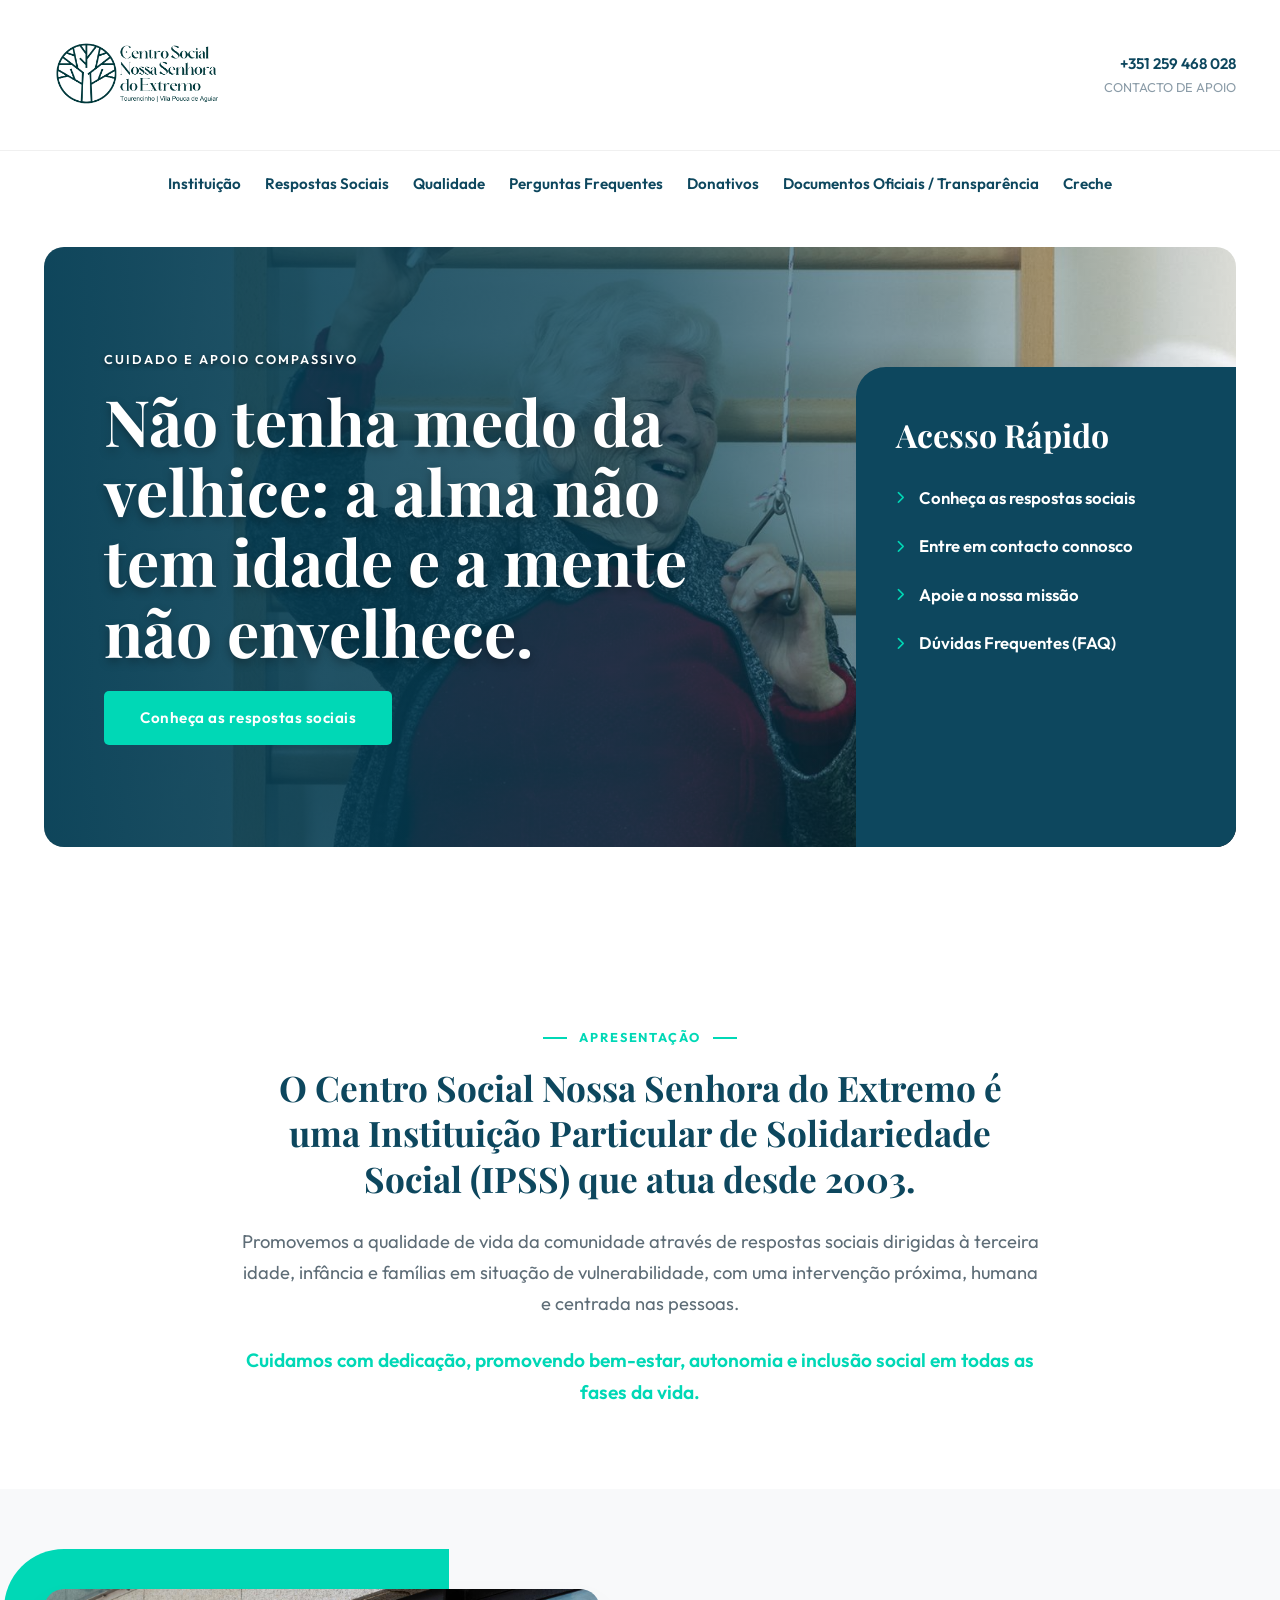
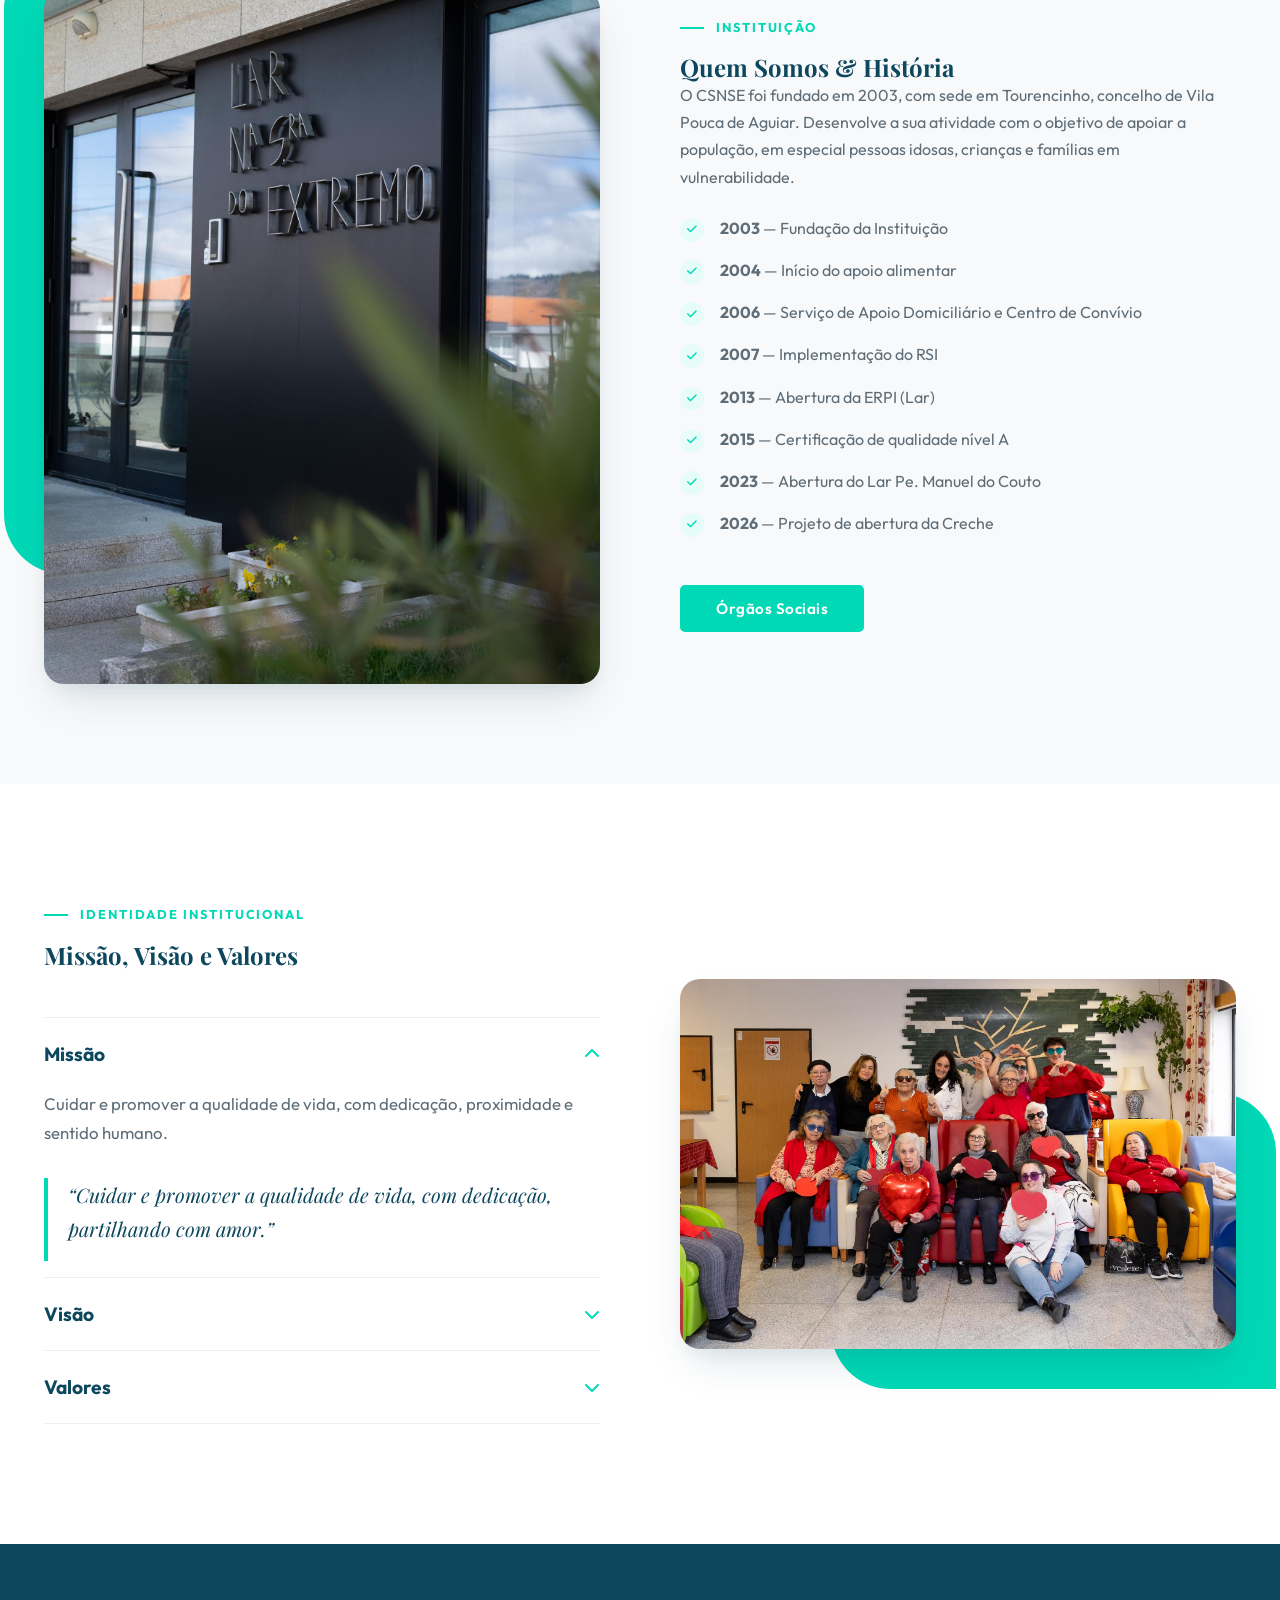
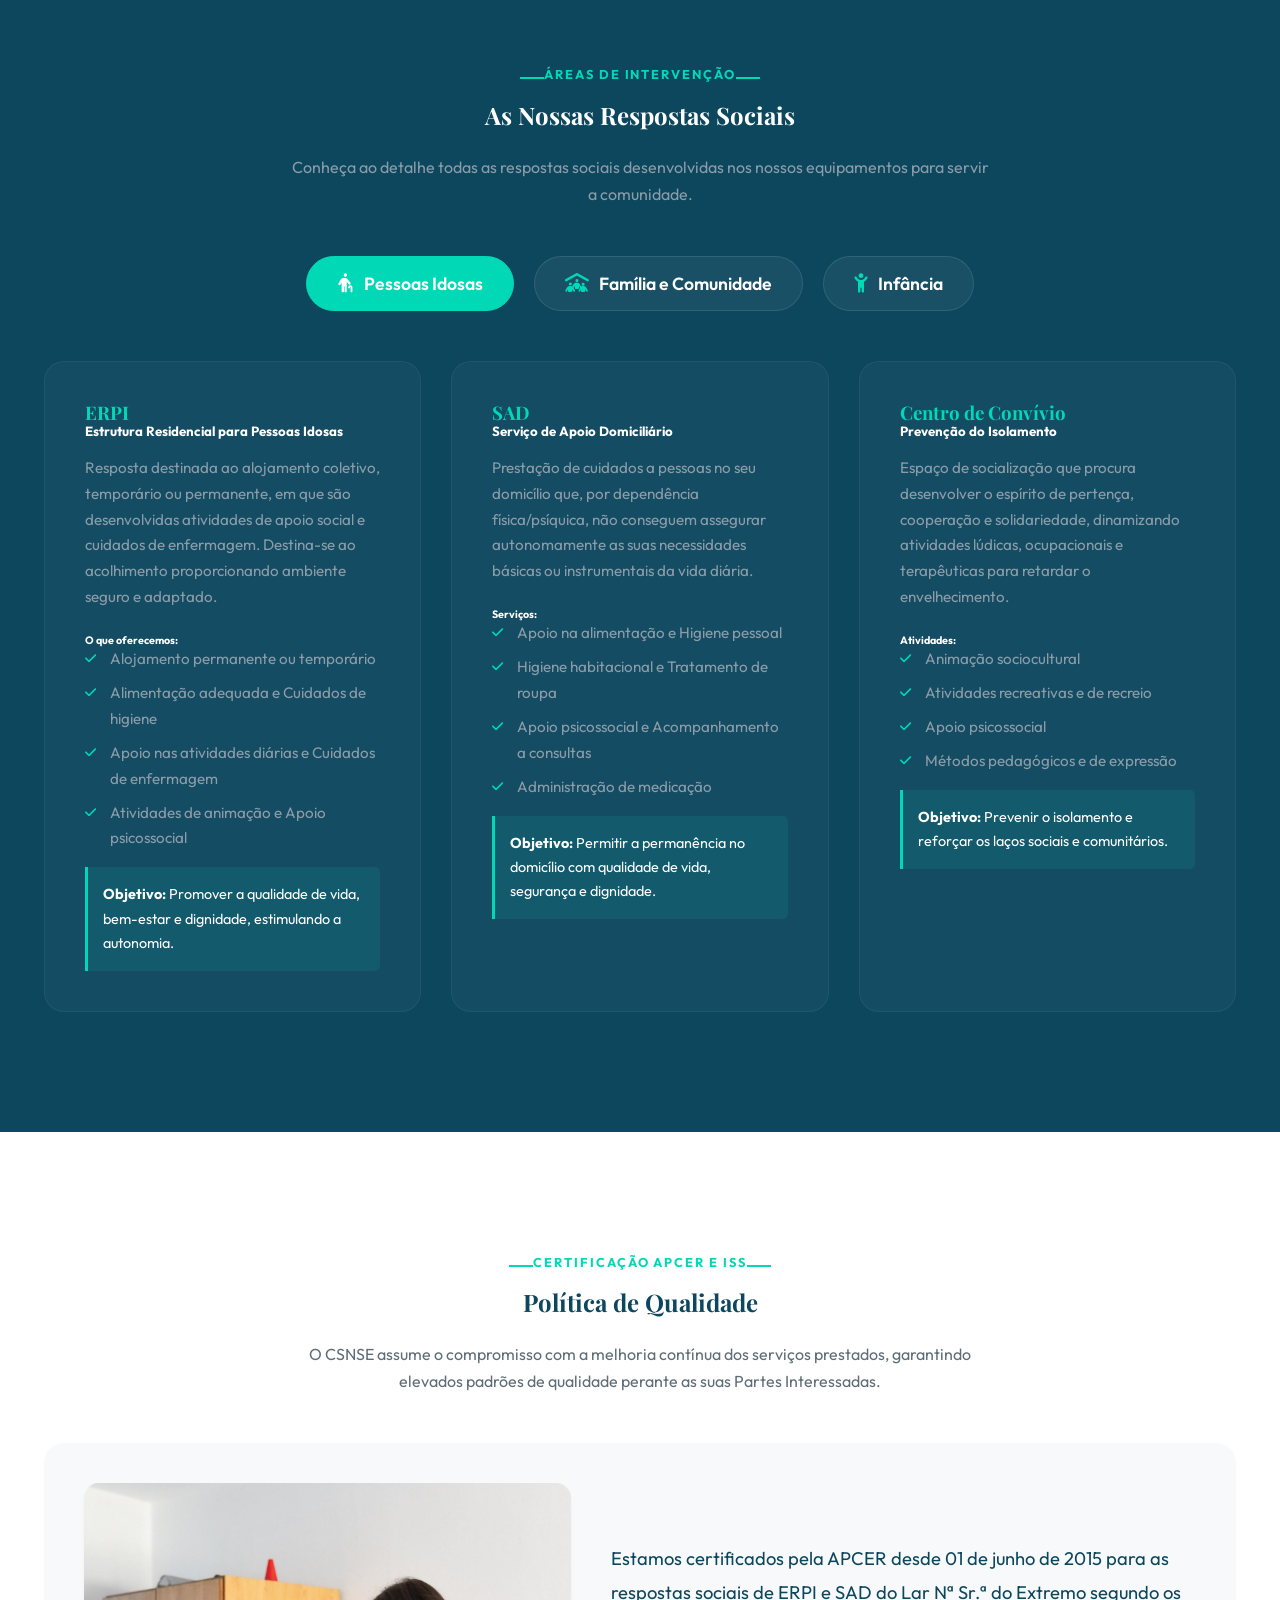
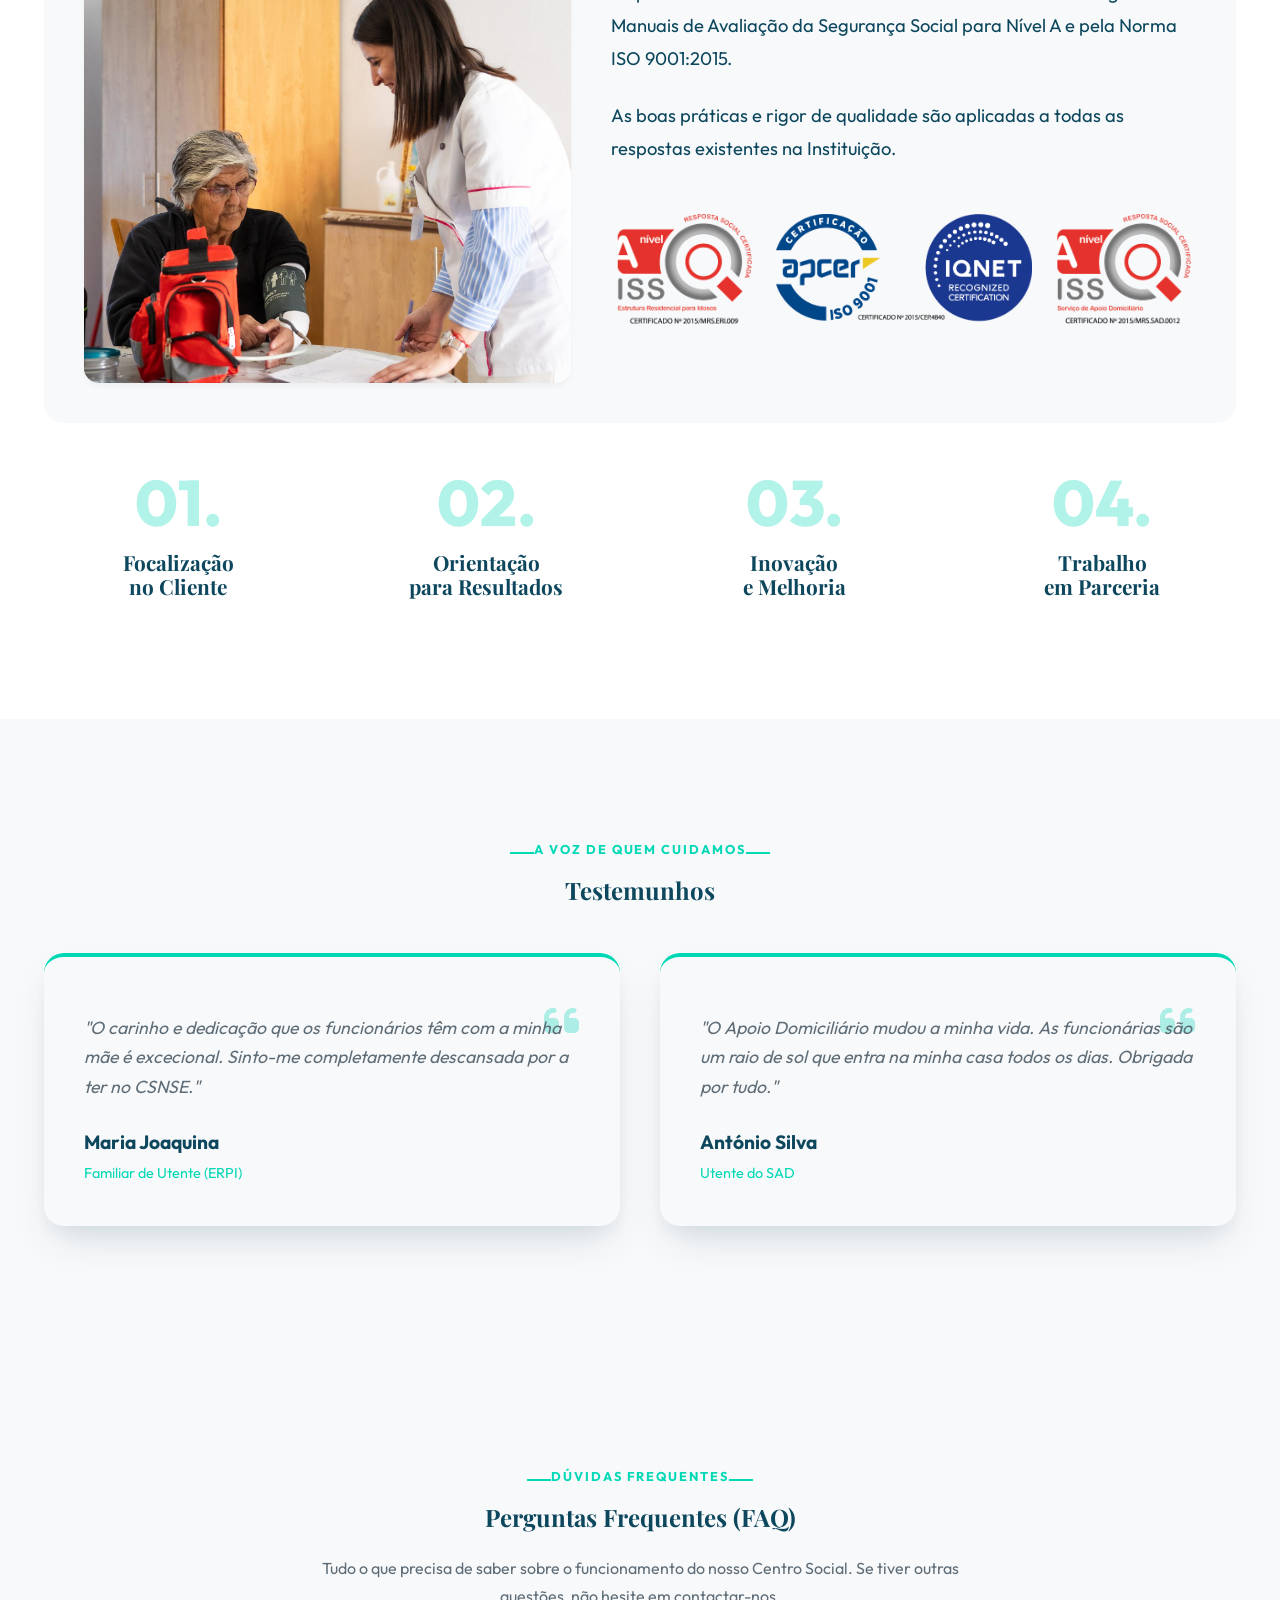
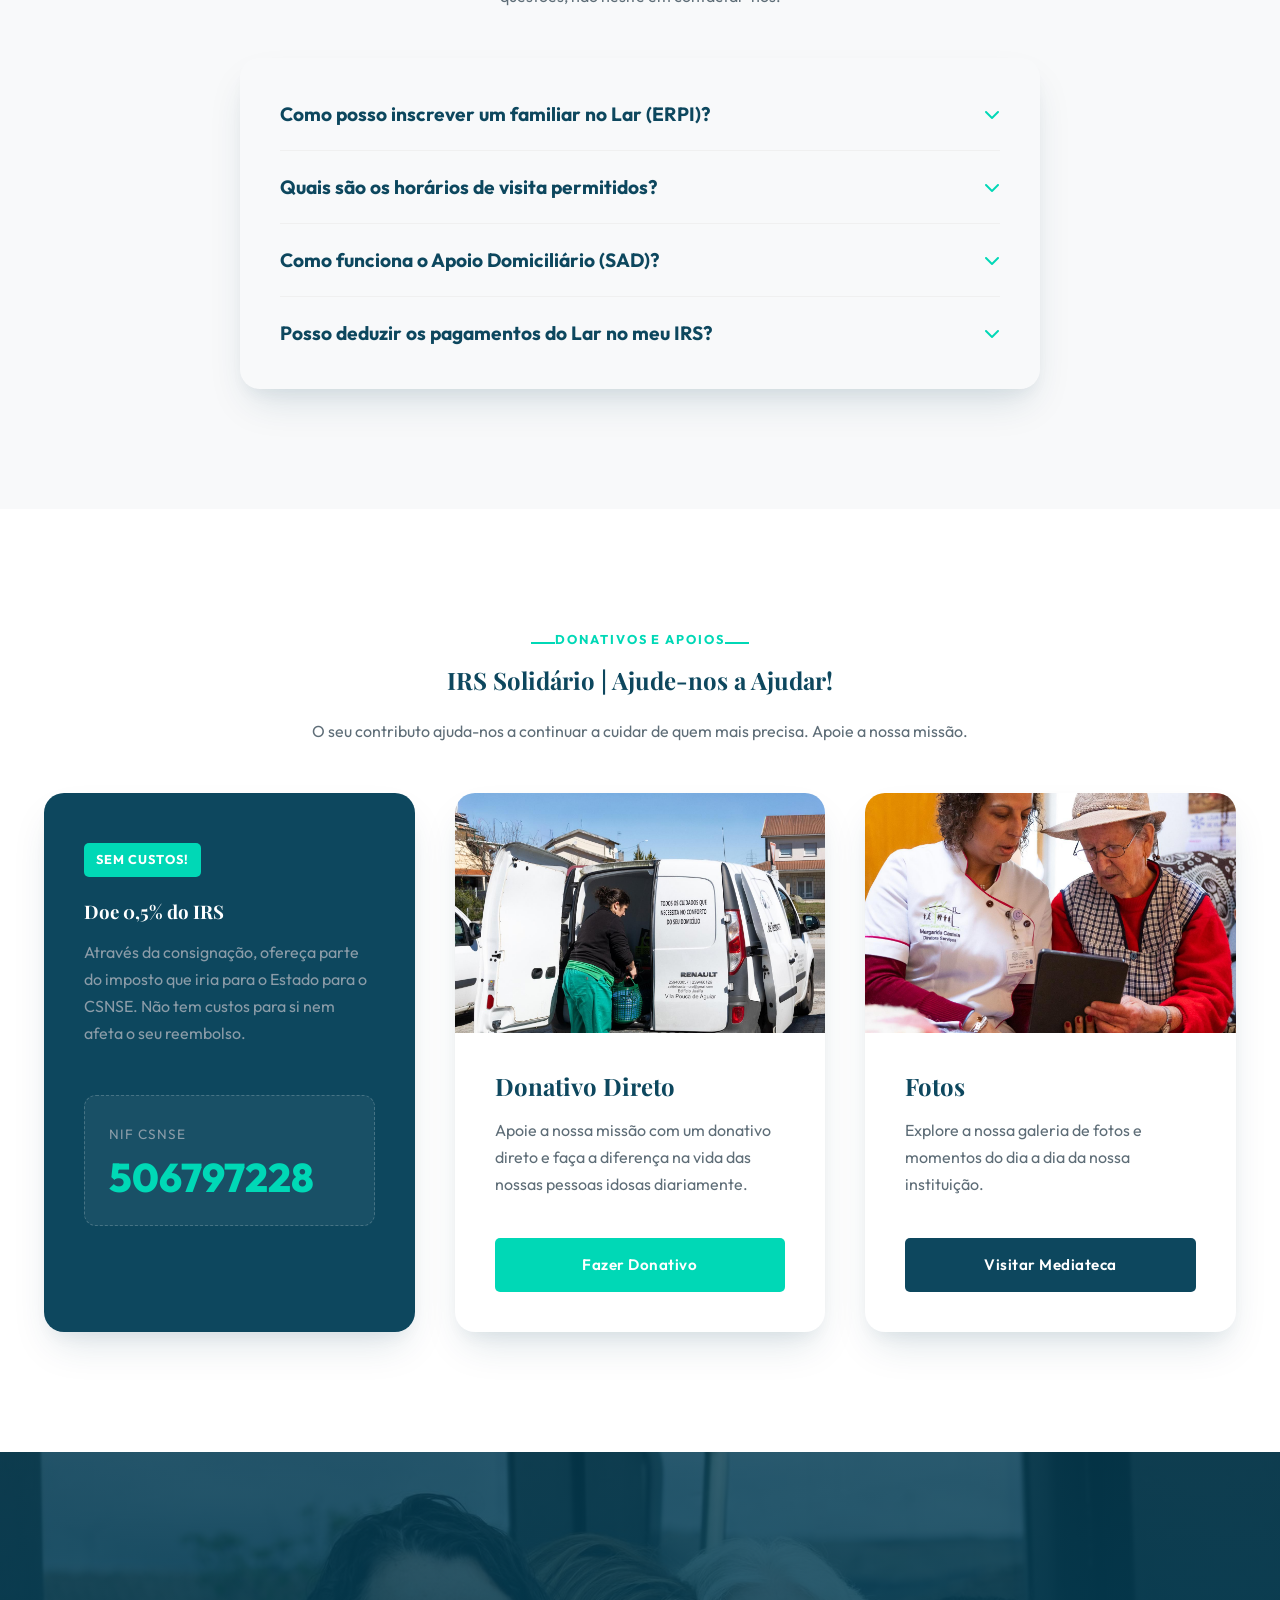
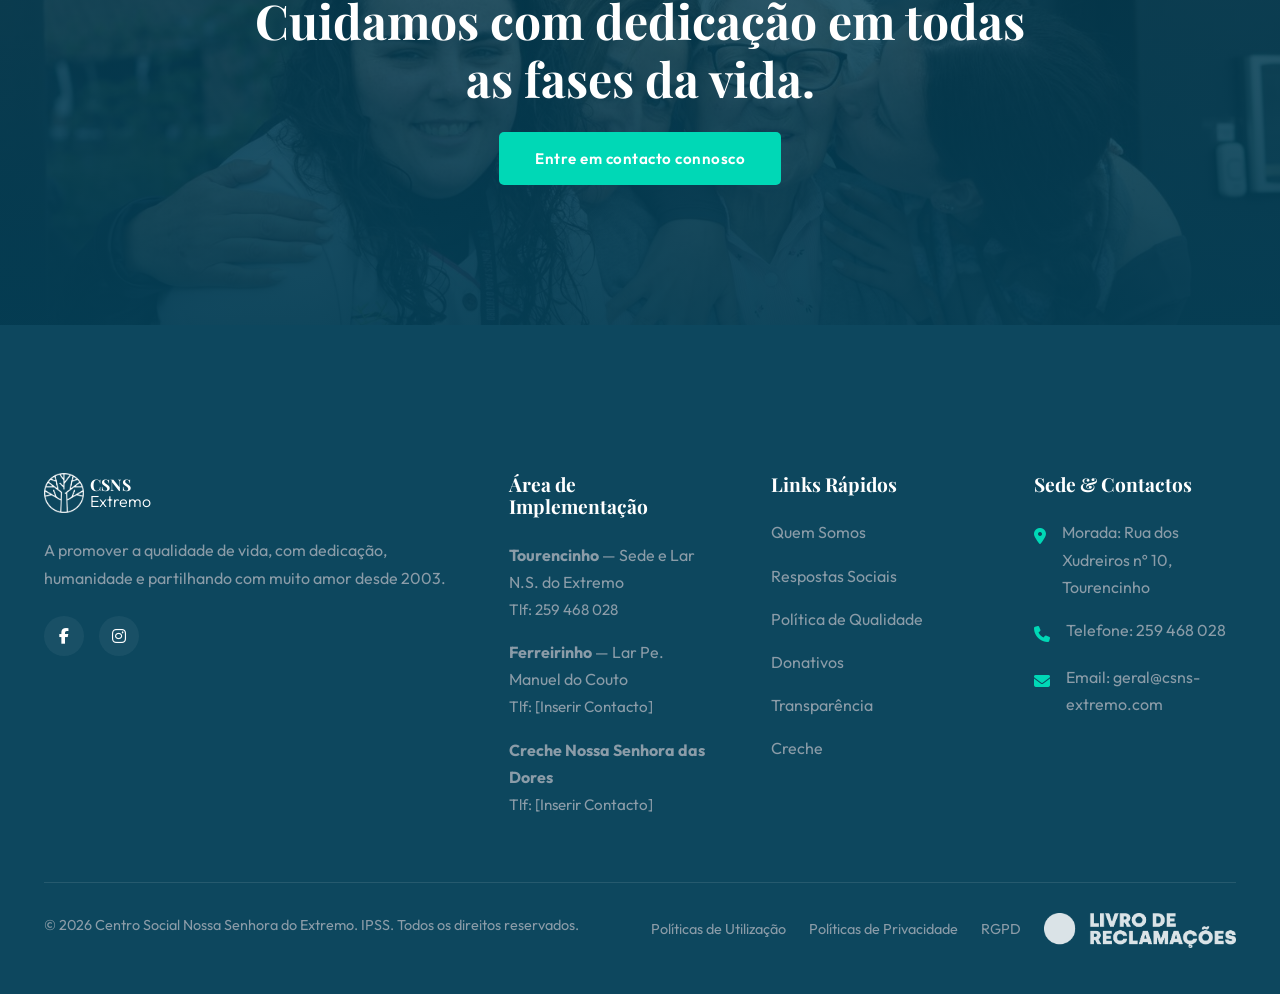
<file: index.html>
<!DOCTYPE html>
<html lang="pt-PT">
<head>
    <meta charset="UTF-8">
    <meta name="viewport" content="width=device-width, initial-scale=1.0">
    <title>Centro Social Nossa Senhora do Extremo - CSNSE | IPSS em Vila Pouca de Aguiar</title>
    <meta name="description" content="O CSNSE é uma IPSS em Tourencinho, Vila Pouca de Aguiar. Oferecemos ERPI, SAD, Centro de Convívio, RSI, Cantina Social e Creche. Cuidamos com dedicação desde 2003.">
    <meta property="og:title" content="Centro Social Nossa Senhora do Extremo - CSNSE">
    <meta property="og:description" content="Cuidamos com dedicação, promovendo bem-estar e inclusão social em todas as fases da vida.">
    <meta property="og:type" content="website">
    <link rel="icon" type="image/png" href="favicon.png">
    <link rel="stylesheet" href="style.css?v=2">
    <!-- Google Fonts -->
    <link rel="preconnect" href="https://fonts.googleapis.com">
    <link rel="preconnect" href="https://fonts.gstatic.com" crossorigin>
    <link href="https://fonts.googleapis.com/css2?family=Outfit:wght@300;400;500;600;700&family=Playfair+Display:ital,wght@0,400;0,600;0,700;1,400&display=swap" rel="stylesheet">
    <!-- Font Awesome -->
    <link rel="stylesheet" href="https://cdnjs.cloudflare.com/ajax/libs/font-awesome/6.4.0/css/all.min.css">
</head>
<body>
    <!-- Top Header Info -->
    <div class="header-info-bar">
        <div class="container d-flex">
            <a href="#" class="logo-area">
                <img src="images/logo.png" alt="CSNSE Logo" class="logo-img" style="height: 110px;">
            </a>
            
            <!-- Botão do Menu Mobile (Agora na mesma linha do Logo) -->
            <div class="mobile-menu-btn d-block-mobile"><i class="fa-solid fa-bars"></i></div>
            
            <div class="header-contact-info d-none-mobile">
                <div class="info-block">
                    <strong>+351 259 468 028</strong>
                    <span>CONTACTO DE APOIO</span>
                </div>
            </div>
        </div>
    </div>

    <nav class="navbar-main" id="navbar">
        <div class="container nav-container">
            <ul class="nav-links mx-auto">
                <li><a href="#about">Instituição</a></li>
                <li><a href="#services">Respostas Sociais</a></li>
                <li><a href="#quality">Qualidade</a></li>
                <li><a href="#faq">Perguntas Frequentes</a></li>
                <li><a href="#donate">Donativos</a></li>
                <li><a href="transparencia.html">Documentos Oficiais / Transparência</a></li>
                <li><a href="creche.html">Creche</a></li>
            </ul>
        </div>
    </nav>

    <!-- Hero Section -->
    <section id="home" class="hero-section">
        <div class="container">
            <div class="hero-wrapper reveal">
                <img src="images/foto1.jpg" alt="Cuidado Idosos" class="hero-bg-img">
                
                <div class="hero-overlay-transparent">
                    <div class="hero-content-inner">
                        <span class="hero-subtitle">CUIDADO E APOIO COMPASSIVO</span>
                        <h1 class="hero-title">Não tenha medo da velhice: a alma não tem idade e a mente não envelhece.</h1>
                        <a href="#services" class="btn btn-teal mt-4">Conheça as respostas sociais</a>
                    </div>
                </div>
                
                <div class="hero-action-box shadow-premium">
                    <h3 class="serif-title text-white">Acesso Rápido</h3>
                    <ul class="action-list mt-4">
                        <li><a href="#services">Conheça as respostas sociais</a></li>
                        <li><a href="tel:+351259468028">Entre em contacto connosco</a></li>
                        <li><a href="#donate">Apoie a nossa missão</a></li>
                        <li><a href="#faq">Dúvidas Frequentes (FAQ)</a></li>
                    </ul>
                </div>
            </div>
        </div>
    </section>

    <!-- Introduction -->
    <section class="intro-section text-center">
        <div class="container">
            <div class="intro-content reveal">
                <span class="section-subtitle">APRESENTAÇÃO</span>
                <h2 class="serif-title text-navy mb-4">O Centro Social Nossa Senhora do Extremo é uma Instituição Particular de Solidariedade Social (IPSS) que atua desde 2003.</h2>
                <p>Promovemos a qualidade de vida da comunidade através de respostas sociais dirigidas à terceira idade, infância e famílias em situação de vulnerabilidade, com uma intervenção próxima, humana e centrada nas pessoas.</p>
                <div class="mt-4 text-teal fw-600" style="font-size: 1.2rem;">
                    Cuidamos com dedicação, promovendo bem-estar, autonomia e inclusão social em todas as fases da vida.
                </div>
            </div>
        </div>
    </section>

    <!-- Quem Somos (Image Left, Text Right) -->
    <section id="about" class="quem-somos-section bg-light">
        <div class="container">
            <div class="two-col-grid">
                <div class="image-col reveal-left">
                    <div class="teal-blob"></div>
                    <div class="img-frame">
                        <img src="images/foto2.jpg" alt="Quem Somos" class="rounded-img">
                    </div>
                </div>
                <div class="text-col reveal-right">
                    <span class="section-subtitle">INSTITUIÇÃO</span>
                    <h2 class="serif-title text-navy">Quem Somos & História</h2>
                    <p>O CSNSE foi fundado em 2003, com sede em Tourencinho, concelho de Vila Pouca de Aguiar. Desenvolve a sua atividade com o objetivo de apoiar a população, em especial pessoas idosas, crianças e famílias em vulnerabilidade.</p>
                    <ul class="custom-list mt-4 mb-5">
                        <li><div class="check-icon"><i class="fa-solid fa-check"></i></div> <div><strong>2003</strong> — Fundação da Instituição</div></li>
                        <li><div class="check-icon"><i class="fa-solid fa-check"></i></div> <div><strong>2004</strong> — Início do apoio alimentar</div></li>
                        <li><div class="check-icon"><i class="fa-solid fa-check"></i></div> <div><strong>2006</strong> — Serviço de Apoio Domiciliário e Centro de Convívio</div></li>
                        <li><div class="check-icon"><i class="fa-solid fa-check"></i></div> <div><strong>2007</strong> — Implementação do RSI</div></li>
                        <li><div class="check-icon"><i class="fa-solid fa-check"></i></div> <div><strong>2013</strong> — Abertura da ERPI (Lar)</div></li>
                        <li><div class="check-icon"><i class="fa-solid fa-check"></i></div> <div><strong>2015</strong> — Certificação de qualidade nível A</div></li>
                        <li><div class="check-icon"><i class="fa-solid fa-check"></i></div> <div><strong>2023</strong> — Abertura do Lar Pe. Manuel do Couto</div></li>
                        <li><div class="check-icon"><i class="fa-solid fa-check"></i></div> <div><strong>2026</strong> — Projeto de abertura da Creche</div></li>
                    </ul>

                    <div class="mt-4 mb-4">
                        <button id="openOrgaosModal" class="btn btn-teal">
                            Órgãos Sociais
                        </button>
                    </div>


                </div>
            </div>
        </div>
    </section>

    <!-- MVV Section (Accordion Style) -->
    <section class="mvv-section">
        <div class="container two-col-grid">
            <div class="text-col reveal-left">
                <span class="section-subtitle">IDENTIDADE INSTITUCIONAL</span>
                <h2 class="serif-title text-navy">Missão, Visão e Valores</h2>
                <div class="accordion-wrapper mt-5">
                    
                    <div class="accordion-item active">
                        <button class="accordion-header">
                            Missão
                            <span class="acc-icon"><i class="fa-solid fa-chevron-down"></i></span>
                        </button>
                        <div class="accordion-content">
                            <div class="accordion-inner">
                                <p>Cuidar e promover a qualidade de vida, com dedicação, proximidade e sentido humano.</p>
                                <p class="quote">“Cuidar e promover a qualidade de vida, com dedicação, partilhando com amor.”</p>
                            </div>
                        </div>
                    </div>

                    <div class="accordion-item">
                        <button class="accordion-header">
                            Visão
                            <span class="acc-icon"><i class="fa-solid fa-chevron-down"></i></span>
                        </button>
                        <div class="accordion-content">
                            <div class="accordion-inner">
                                <p>Ser uma instituição de referência pela qualidade e humanização dos serviços prestados, através de respostas sociais inovadoras e diferenciadas.</p>
                                <p class="quote">“Ser uma Instituição de referência pela qualidade e capacidade de humanização dos serviços prestados, através de respostas sociais inovadoras e diferenciadas, visando a excelência na prestação dos cuidados”.</p>
                            </div>
                        </div>
                    </div>

                    <div class="accordion-item">
                        <button class="accordion-header">
                            Valores
                            <span class="acc-icon"><i class="fa-solid fa-chevron-down"></i></span>
                        </button>
                        <div class="accordion-content">
                            <div class="accordion-inner">
                                <div class="values-tags mt-2">
                                    <span>Dedicação</span>
                                    <span>Melhoria</span>
                                    <span>Transparência</span>
                                    <span>Responsabilidade Social</span>
                                    <span>Inovação</span>
                                    <span>Qualidade</span>
                                </div>
                            </div>
                        </div>
                    </div>
                    
                </div>
            </div>
            <div class="image-col reveal-right">
                <div class="teal-blob-right"></div>
                <div class="img-frame">
                    <img src="images/foto3.jpg" alt="Valores" class="rounded-img position-relative z-1">
                </div>
            </div>
        </div>
    </section>

    <!-- Respostas Sociais Completas (Tabs System) -->
    <section id="services" class="respostas-tabs-section bg-navy text-white">
        <div class="container reveal">
            <div class="text-center mb-5">
                <span class="section-subtitle text-teal text-center d-block">ÁREAS DE INTERVENÇÃO</span>
                <h2 class="serif-title text-white mb-4">As Nossas Respostas Sociais</h2>
                <p class="text-light max-w-700 mx-auto">Conheça ao detalhe todas as respostas sociais desenvolvidas nos nossos equipamentos para servir a comunidade.</p>
            </div>

            <!-- Tab Buttons -->
            <div class="tabs-header">
                <button class="tab-btn active" data-target="tab-idosos"><i class="fa-solid fa-person-cane"></i> Pessoas Idosas</button>
                <button class="tab-btn" data-target="tab-familia"><i class="fa-solid fa-people-roof"></i> Família e Comunidade</button>
                <button class="tab-btn" data-target="tab-infancia"><i class="fa-solid fa-child-reaching"></i> Infância</button>
            </div>

            <!-- Tab Content: Pessoas Idosas -->
            <div class="tab-content active" id="tab-idosos">
                <div class="service-cards-grid">
                    <div class="service-detail-card">
                        <h3 class="serif-title text-teal">ERPI</h3>
                        <h5 class="text-white mb-3">Estrutura Residencial para Pessoas Idosas</h5>
                        <p class="text-light text-sm">Resposta destinada ao alojamento coletivo, temporário ou permanente, em que são desenvolvidas atividades de apoio social e cuidados de enfermagem. Destina-se ao acolhimento proporcionando ambiente seguro e adaptado.</p>
                        <h6 class="mt-4 text-white">O que oferecemos:</h6>
                        <ul class="text-light text-sm check-list">
                            <li>Alojamento permanente ou temporário</li>
                            <li>Alimentação adequada e Cuidados de higiene</li>
                            <li>Apoio nas atividades diárias e Cuidados de enfermagem</li>
                            <li>Atividades de animação e Apoio psicossocial</li>
                        </ul>
                        <div class="service-objective mt-3">
                            <strong>Objetivo:</strong> Promover a qualidade de vida, bem-estar e dignidade, estimulando a autonomia.
                        </div>
                    </div>

                    <div class="service-detail-card">
                        <h3 class="serif-title text-teal">SAD</h3>
                        <h5 class="text-white mb-3">Serviço de Apoio Domiciliário</h5>
                        <p class="text-light text-sm">Prestação de cuidados a pessoas no seu domicílio que, por dependência física/psíquica, não conseguem assegurar autonomamente as suas necessidades básicas ou instrumentais da vida diária.</p>
                        <h6 class="mt-4 text-white">Serviços:</h6>
                        <ul class="text-light text-sm check-list">
                            <li>Apoio na alimentação e Higiene pessoal</li>
                            <li>Higiene habitacional e Tratamento de roupa</li>
                            <li>Apoio psicossocial e Acompanhamento a consultas</li>
                            <li>Administração de medicação</li>
                        </ul>
                        <div class="service-objective mt-3">
                            <strong>Objetivo:</strong> Permitir a permanência no domicílio com qualidade de vida, segurança e dignidade.
                        </div>
                    </div>

                    <div class="service-detail-card">
                        <h3 class="serif-title text-teal">Centro de Convívio</h3>
                        <h5 class="text-white mb-3">Prevenção do Isolamento</h5>
                        <p class="text-light text-sm">Espaço de socialização que procura desenvolver o espírito de pertença, cooperação e solidariedade, dinamizando atividades lúdicas, ocupacionais e terapêuticas para retardar o envelhecimento.</p>
                        <h6 class="mt-4 text-white">Atividades:</h6>
                        <ul class="text-light text-sm check-list">
                            <li>Animação sociocultural</li>
                            <li>Atividades recreativas e de recreio</li>
                            <li>Apoio psicossocial</li>
                            <li>Métodos pedagógicos e de expressão</li>
                        </ul>
                        <div class="service-objective mt-3">
                            <strong>Objetivo:</strong> Prevenir o isolamento e reforçar os laços sociais e comunitários.
                        </div>
                    </div>
                </div>
            </div>

            <!-- Tab Content: Familia -->
            <div class="tab-content" id="tab-familia">
                <div class="service-cards-grid">
                    <div class="service-detail-card">
                        <h3 class="serif-title text-teal">RSI</h3>
                        <h5 class="text-white mb-3">Rendimento Social de Inserção</h5>
                        <p class="text-light text-sm">Medida de apoio social que visa promover a inclusão de pessoas e famílias em situação de vulnerabilidade.</p>
                        <h6 class="mt-4 text-white">Intervenção:</h6>
                        <ul class="text-light text-sm check-list">
                            <li>Acompanhamento social contínuo</li>
                            <li>Apoio na organização familiar</li>
                            <li>Promoção de competências pessoais e sociais</li>
                            <li>Encaminhamento para formação e emprego</li>
                        </ul>
                    </div>
                    
                    <div class="service-detail-card">
                        <h3 class="serif-title text-teal">Refeitório/Cantina Social</h3>
                        <h5 class="text-white mb-3">Apoio Alimentar</h5>
                        <p class="text-light text-sm">Resposta destinada ao fornecimento de refeições a pessoas e famílias em situação de fragilidade social e económica. Pode integrar outras atividades como higiene pessoal e tratamento de roupas.</p>
                        <div class="service-objective mt-4">
                            <strong>Objetivo:</strong> Garantir o acesso a alimentação adequada, contribuindo para a dignidade e segurança alimentar.
                        </div>
                    </div>
                </div>
            </div>

            <!-- Tab Content: Infancia -->
            <div class="tab-content" id="tab-infancia">
                <div class="service-cards-grid">
                    <div class="service-detail-card">
                        <h3 class="serif-title text-teal">Creche Nossa Senhora das Dores</h3>
                        <h5 class="text-white mb-3">Apoio à Infância e Família</h5>
                        <p class="text-light text-sm">Resposta social de natureza socioeducativa, dirigida a crianças até aos 3 anos, promovendo o seu desenvolvimento integral e apoiando as famílias durante o período de impedimento dos pais.</p>
                        <h6 class="mt-4 text-white">O que oferecemos:</h6>
                        <ul class="text-light text-sm check-list">
                            <li>Cuidados de alimentação, higiene e segurança</li>
                            <li>Atividades educativas e pedagógicas</li>
                            <li>Estimulação do desenvolvimento cognitivo, social e emocional</li>
                            <li>Ambiente seguro, afetivo e estruturado</li>
                        </ul>
                        <div class="service-objective mt-3">
                            <strong>Objetivo:</strong> Promover o desenvolvimento harmonioso da criança, em articulação com a família.
                        </div>
                    </div>
                </div>
            </div>
            
        </div>
    </section>

    <!-- Quality Section -->
    <section id="quality" class="quality-section">
        <div class="container">
            <div class="text-center mb-5 reveal">
                <span class="section-subtitle text-center d-block">CERTIFICAÇÃO APCER E ISS</span>
                <h2 class="serif-title text-navy mb-4">Política de Qualidade</h2>
                <p class="max-w-700 mx-auto">O CSNSE assume o compromisso com a melhoria contínua dos serviços prestados, garantindo elevados padrões de qualidade perante as suas Partes Interessadas.</p>
            </div>
            
            <div class="quality-image-wrapper reveal">
                <div class="quality-img-container">
                    <img src="images/foto4.jpg" alt="Qualidade">
                </div>
                <div class="quality-text-col">
                    <p>Estamos certificados pela APCER desde 01 de junho de 2015 para as respostas sociais de ERPI e SAD do Lar Nª Sr.ª do Extremo segundo os Manuais de Avaliação da Segurança Social para Nível A e pela Norma ISO 9001:2015.</p>
                    <p>As boas práticas e rigor de qualidade são aplicadas a todas as respostas existentes na Instituição.</p>
                    <div class="quality-badges-row" style="flex-wrap: wrap; justify-content: center; gap: 24px; margin-top: 25px; max-width: 100%;">
                        <div class="quality-cert-badge pulse" style="background-color: transparent; box-shadow: none; width: auto; height: 110px;">
                            <img src="images/logo0001.png" alt="Nível A ISS ERPI" style="height: 100%; width: auto; object-fit: contain;">
                        </div>
                        <div class="quality-cert-badge pulse" style="background-color: transparent; box-shadow: none; width: auto; height: 110px;">
                            <img src="images/logo00.png" alt="APCER e IQNet Certificação" style="height: 100%; width: auto; object-fit: contain;">
                        </div>
                        <div class="quality-cert-badge pulse" style="background-color: transparent; box-shadow: none; width: auto; height: 110px;">
                            <img src="images/logo0002.png" alt="Nível A ISS SAD" style="height: 100%; width: auto; object-fit: contain;">
                        </div>
                    </div>
                </div>
            </div>

            <div class="stats-grid mt-5 reveal">
                <div class="stat-item">
                    <div class="stat-number text-teal">01.</div>
                    <h4 class="serif-title text-navy">Focalização<br>no Cliente</h4>
                </div>
                <div class="stat-item">
                    <div class="stat-number text-teal">02.</div>
                    <h4 class="serif-title text-navy">Orientação<br>para Resultados</h4>
                </div>
                <div class="stat-item">
                    <div class="stat-number text-teal">03.</div>
                    <h4 class="serif-title text-navy">Inovação<br>e Melhoria</h4>
                </div>
                <div class="stat-item">
                    <div class="stat-number text-teal">04.</div>
                    <h4 class="serif-title text-navy">Trabalho<br>em Parceria</h4>
                </div>
            </div>
        </div>
    </section>

    <!-- Testemunhos / Prova Social -->
    <section class="testimonials-section bg-light">
        <div class="container reveal">
            <div class="text-center mb-5">
                <span class="section-subtitle text-center d-block">A VOZ DE QUEM CUIDAMOS</span>
                <h2 class="serif-title text-navy mb-4">Testemunhos</h2>
            </div>
            
            <div class="testimonials-grid">
                <div class="testimonial-card shadow-premium bg-white">
                    <div class="quote-icon text-teal"><i class="fa-solid fa-quote-left"></i></div>
                    <p class="mt-3">"O carinho e dedicação que os funcionários têm com a minha mãe é excecional. Sinto-me completamente descansada por a ter no CSNSE."</p>
                    <div class="testimonial-author mt-4">
                        <strong>Maria Joaquina</strong>
                        <span>Familiar de Utente (ERPI)</span>
                    </div>
                </div>
                <div class="testimonial-card shadow-premium bg-white">
                    <div class="quote-icon text-teal"><i class="fa-solid fa-quote-left"></i></div>
                    <p class="mt-3">"O Apoio Domiciliário mudou a minha vida. As funcionárias são um raio de sol que entra na minha casa todos os dias. Obrigada por tudo."</p>
                    <div class="testimonial-author mt-4">
                        <strong>António Silva</strong>
                        <span>Utente do SAD</span>
                    </div>
                </div>
            </div>
        </div>
    </section>

    <!-- FAQ Section -->
    <section id="faq" class="faq-section bg-light">
        <div class="container reveal">
            <div class="text-center mb-5">
                <span class="section-subtitle text-center d-block">DÚVIDAS FREQUENTES</span>
                <h2 class="serif-title text-navy mb-4">Perguntas Frequentes (FAQ)</h2>
                <p class="max-w-700 mx-auto">Tudo o que precisa de saber sobre o funcionamento do nosso Centro Social. Se tiver outras questões, não hesite em contactar-nos.</p>
            </div>

            <div class="accordion-wrapper mx-auto shadow-premium bg-white" style="max-width: 800px; border-radius: 20px; padding: 20px 40px; border-top: none;">
                <div class="accordion-item">
                    <button class="accordion-header">
                        Como posso inscrever um familiar no Lar (ERPI)?
                        <span class="acc-icon"><i class="fa-solid fa-chevron-down"></i></span>
                    </button>
                    <div class="accordion-content">
                        <div class="accordion-inner">
                            <p>A inscrição deve ser feita presencialmente nos nossos serviços administrativos ou preenchendo o formulário de pré-inscrição disponível na Secretaria. Todos os documentos necessários e informações detalhadas podem ser consultados no nosso Folheto Informativo, disponível nas nossas instalações. Ou através do link <a href="#" id="openInformativoModal" class="text-teal text-decoration-underline fw-600">INFORMATIVO</a>.</p>
                        </div>
                    </div>
                </div>

                <div class="accordion-item">
                    <button class="accordion-header">
                        Quais são os horários de visita permitidos?
                        <span class="acc-icon"><i class="fa-solid fa-chevron-down"></i></span>
                    </button>
                    <div class="accordion-content">
                        <div class="accordion-inner">
                            <p>O nosso horário de visitas é livre! Somos uma casa "aberta" e não temos por isso horário de visitas fixado, podendo conviver com o seu familiar de acordo com as suas necessidades de agenda, durante a semana ou ao fim-de-semana.</p>
                        </div>
                    </div>
                </div>

                <div class="accordion-item">
                    <button class="accordion-header">
                        Como funciona o Apoio Domiciliário (SAD)?
                        <span class="acc-icon"><i class="fa-solid fa-chevron-down"></i></span>
                    </button>
                    <div class="accordion-content">
                        <div class="accordion-inner">
                            <p>A nossa equipa dedicada desloca-se a casa do utente nos dias acordados para prestar cuidados de higiene, entregar refeições, limpar a habitação ou tratar da roupa. O plano é sempre desenhado à medida das necessidades de cada pessoa e família.</p>
                        </div>
                    </div>
                </div>

                <div class="accordion-item" style="border-bottom: none;">
                    <button class="accordion-header">
                        Posso deduzir os pagamentos do Lar no meu IRS?
                        <span class="acc-icon"><i class="fa-solid fa-chevron-down"></i></span>
                    </button>
                    <div class="accordion-content">
                        <div class="accordion-inner">
                            <p>Sim. Os valores mensais pagos pela família ou pelo próprio utente podem ser colocados como despesas de saúde e/ou apoio domiciliário/lares na declaração de IRS, obtendo os respetivos benefícios fiscais previstos na lei em vigor.</p>
                        </div>
                    </div>
                </div>
            </div>
        </div>
    </section>

    <!-- Donate / IRS Section (Card style) -->
    <section id="donate" class="donate-section">
        <div class="container">
            <div class="text-center mb-5 reveal">
                <span class="section-subtitle text-center d-block">DONATIVOS E APOIOS</span>
                <h2 class="serif-title text-navy mb-4">IRS Solidário | Ajude-nos a Ajudar!</h2>
                <p class="max-w-700 mx-auto">O seu contributo ajuda-nos a continuar a cuidar de quem mais precisa. Apoie a nossa missão.</p>
            </div>
            
            <div class="cards-grid-3">
                <div class="c-card bg-navy text-white shadow-premium reveal-up" style="transition-delay: 0.1s;">
                    <span class="badge bg-teal">Sem Custos!</span>
                    <h3 class="serif-title mt-4 text-white">Doe 0,5% do IRS</h3>
                    <p class="text-light mt-3">Através da consignação, ofereça parte do imposto que iria para o Estado para o CSNSE. Não tem custos para si nem afeta o seu reembolso.</p>
                    <div class="nif-highlight mt-5">
                        <span class="nif-label">NIF CSNSE</span>
                        <div class="nif-number text-teal">506797228</div>
                    </div>
                </div>
                
                <div class="c-card has-image shadow-premium reveal-up" style="transition-delay: 0.2s;">
                    <div class="card-img-wrapper">
                        <img src="images/foto5.jpg" alt="Apoio a Idosos" class="card-img-top">
                    </div>
                    <div class="c-card-body">
                        <h3 class="serif-title text-navy">Donativo Direto</h3>
                        <p>Apoie a nossa missão com um donativo direto e faça a diferença na vida das nossas pessoas idosas diariamente.</p>
                        <a href="#contact" class="btn btn-teal mt-4 w-100 text-center">Fazer Donativo</a>
                    </div>
                </div>

                <div class="c-card has-image shadow-premium reveal-up" style="transition-delay: 0.3s;">
                    <div class="card-img-wrapper">
                        <img src="images/foto6.jpg" alt="Mediateca" class="card-img-top">
                    </div>
                    <div class="c-card-body">
                        <h3 class="serif-title text-navy">Fotos</h3>
                        <p>Explore a nossa galeria de fotos e momentos do dia a dia da nossa instituição.</p>
                        <a href="mediateca.html" class="btn btn-navy mt-4 w-100 text-center">Visitar Mediateca</a>
                    </div>
                </div>
            </div>
        </div>
    </section>

    <!-- Bottom CTA Image Section -->
    <section class="bottom-cta position-relative">
        <img src="images/foto7.jpg" alt="CTA Background" class="cta-bg">
        <div class="bottom-cta-overlay">
            <div class="container text-center reveal">
                <h2 class="serif-title text-white">Cuidamos com dedicação em todas as fases da vida.</h2>
                <a href="tel:+351259468028" class="btn btn-teal mt-4">Entre em contacto connosco</a>
            </div>
        </div>
    </section>

    <!-- Footer -->
    <footer id="contact" class="site-footer bg-navy text-light">
        <div class="container mt-5">
            <div class="footer-grid">
                <div class="footer-col brand-col">
                    <a href="#" class="logo text-white d-flex align-items-center mb-4" style="gap: 6px;">
                        <img src="images/logo-tree-white.png" alt="CSNSE Logo" class="footer-logo-img" style="height: 40px;">
                        <span class="logo-text serif-title text-white">CSNS<span class="fw-300">Extremo</span></span>
                    </a>
                    <p class="mb-4 text-light pe-4">A promover a qualidade de vida, com dedicação, humanidade e partilhando com muito amor desde 2003.</p>
                    <div class="footer-socials">
                        <a href="#"><i class="fa-brands fa-facebook-f"></i></a>
                        <a href="#"><i class="fa-brands fa-instagram"></i></a>
                    </div>
                </div>
                
                <div class="footer-col">
                    <h4 class="serif-title text-white mb-4 footer-heading">Área de Implementação</h4>
                    <ul class="footer-links">
                        <li><strong>Tourencinho</strong> &mdash; Sede e Lar N.S. do Extremo<br><span class="text-sm">Tlf: 259 468 028</span></li>
                        <li><strong>Ferreirinho</strong> &mdash; Lar Pe. Manuel do Couto<br><span class="text-sm">Tlf: [Inserir Contacto]</span></li>
                        <li><strong>Creche Nossa Senhora das Dores</strong><br><span class="text-sm">Tlf: [Inserir Contacto]</span></li>
                    </ul>
                </div>
                
                <div class="footer-col">
                    <h4 class="serif-title text-white mb-4 footer-heading">Links Rápidos</h4>
                    <ul class="footer-links">
                        <li><a href="#about">Quem Somos</a></li>
                        <li><a href="#services">Respostas Sociais</a></li>
                        <li><a href="#quality">Política de Qualidade</a></li>
                        <li><a href="#donate">Donativos</a></li>
                        <li><a href="transparencia.html">Transparência</a></li>
                        <li><a href="creche.html">Creche</a></li>
                    </ul>
                </div>
                
                <div class="footer-col">
                    <h4 class="serif-title text-white mb-4 footer-heading">Sede & Contactos</h4>
                    <ul class="footer-contact">
                        <li>
                            <div class="fc-icon"><i class="fa-solid fa-location-dot"></i></div>
                            <div>Morada: Rua dos Xudreiros nº 10,<br>Tourencinho</div>
                        </li>
                        <li>
                            <div class="fc-icon"><i class="fa-solid fa-phone"></i></div>
                            <div>Telefone: 259 468 028</div>
                        </li>
                        <li>
                            <div class="fc-icon"><i class="fa-solid fa-envelope"></i></div>
                            <div>Email: geral@csns-extremo.com</div>
                        </li>
                    </ul>
                </div>
            </div>
            
            <div class="footer-bottom mt-5">
                <p>&copy; 2026 Centro Social Nossa Senhora do Extremo. IPSS. Todos os direitos reservados.</p>
                <div class="footer-legal">
                    <a href="#" class="legal-modal-trigger" data-title="Políticas de Utilização">Políticas de Utilização</a>
                    <a href="#" class="legal-modal-trigger" data-title="Políticas de Privacidade">Políticas de Privacidade</a>
                    <a href="#" class="legal-modal-trigger" data-title="RGPD">RGPD</a>
                    <a href="https://www.livroreclamacoes.pt/" target="_blank" class="livro-rec">
                        <img src="images/livro_reclamacoes.png" alt="Livro de Reclamações" style="height: 35px; width: auto; vertical-align: middle;">
                    </a>
                </div>
            </div>
        </div>
    </footer>

    <!-- Back to Top Button -->
    <a href="#" class="back-to-top" id="backToTop"><i class="fa-solid fa-arrow-up"></i></a>

    <!-- Legal Modal -->
    <div class="custom-modal-overlay" id="legalModal">
        <div class="custom-modal">
            <button class="close-modal" id="closeLegalModal"><i class="fa-solid fa-xmark"></i></button>
            <div class="modal-header">
                <i class="fa-solid fa-file-shield modal-icon pulse"></i>
                <h3 class="serif-title text-navy" id="legalModalTitle">Documento</h3>
            </div>
            <div class="modal-body">
                <p>Este documento está atualmente a ser atualizado para garantir a máxima transparência e conformidade com as normas em vigor. Será disponibilizado muito em breve.</p>
                <p>O <strong>Centro Social Nossa Senhora do Extremo</strong> tem como prioridade a segurança e a privacidade de todos os seus utentes e parceiros.</p>
            </div>
        </div>
    </div>

    <!-- Órgãos Sociais Modal -->
    <div class="custom-modal-overlay" id="orgaosModal">
        <div class="custom-modal" style="max-width: 800px; width: 95%;">
            <button class="close-modal" id="closeOrgaosModal"><i class="fa-solid fa-xmark"></i></button>
            <div class="modal-header" style="border-bottom: 1px solid var(--border-color); padding-bottom: 15px; margin-bottom: 15px;">
                <h3 class="serif-title text-navy">Órgãos Sociais</h3>
            </div>
            <div class="modal-body" style="max-height: 70vh; overflow-y: auto; padding-right: 5px;">
                <div class="orgaos-container">
                    <!-- Assembleia Geral -->
                    <div class="orgaos-section">
                        <h4 class="orgaos-section-title">ASSEMBLEIA GERAL</h4>
                        <div class="orgaos-table">
                            <div class="orgaos-row header">
                                <div class="orgaos-col name-col">NOME</div>
                                <div class="orgaos-col role-col">FUNÇÃO</div>
                            </div>
                            <div class="orgaos-row">
                                <div class="orgaos-col name-col">MANUEL AGOSTINHO BORGES MACHADO</div>
                                <div class="orgaos-col role-col">PRESIDENTE</div>
                            </div>
                            <div class="orgaos-row">
                                <div class="orgaos-col name-col">ANTÓNIO RAPOSO MOTA</div>
                                <div class="orgaos-col role-col">1º SECRETÁRIO</div>
                            </div>
                            <div class="orgaos-row">
                                <div class="orgaos-col name-col">JOSÉ MANUEL LAMEIRA CARREIRA</div>
                                <div class="orgaos-col role-col">2º SECRETÁRIO</div>
                            </div>
                        </div>
                    </div>

                    <!-- Direção -->
                    <div class="orgaos-section">
                        <h4 class="orgaos-section-title">DIREÇÃO</h4>
                        <div class="orgaos-table">
                            <div class="orgaos-row header">
                                <div class="orgaos-col name-col">NOME</div>
                                <div class="orgaos-col role-col">FUNÇÃO</div>
                            </div>
                            <div class="orgaos-row">
                                <div class="orgaos-col name-col">CARLOS SILVINO RODRIGUES MACHADO</div>
                                <div class="orgaos-col role-col">PRESIDENTE</div>
                            </div>
                            <div class="orgaos-row">
                                <div class="orgaos-col name-col">LETÍCIA LAMEIRA CARRIL FARIA</div>
                                <div class="orgaos-col role-col">VICE-PRESIDENTE</div>
                            </div>
                            <div class="orgaos-row">
                                <div class="orgaos-col name-col">PEDRO JORGE CARREIRA CARRIL</div>
                                <div class="orgaos-col role-col">SECRETÁRIO</div>
                            </div>
                            <div class="orgaos-row">
                                <div class="orgaos-col name-col">MARIA ELISABETE LAMEIRA CARREIRA</div>
                                <div class="orgaos-col role-col">TESOUREIRA</div>
                            </div>
                            <div class="orgaos-row">
                                <div class="orgaos-col name-col">JOANA FILIPA COSTA BORGES</div>
                                <div class="orgaos-col role-col">VOGAL</div>
                            </div>
                        </div>
                    </div>

                    <!-- Conselho Fiscal -->
                    <div class="orgaos-section">
                        <h4 class="orgaos-section-title">CONSELHO FISCAL</h4>
                        <div class="orgaos-table">
                            <div class="orgaos-row header">
                                <div class="orgaos-col name-col">NOME</div>
                                <div class="orgaos-col role-col">FUNÇÃO</div>
                            </div>
                            <div class="orgaos-row">
                                <div class="orgaos-col name-col">MARIA ELISABETE DIAS MACHADO BARREIRO</div>
                                <div class="orgaos-col role-col">PRESIDENTE</div>
                            </div>
                            <div class="orgaos-row">
                                <div class="orgaos-col name-col">SANDRA CRISTINA CARRIL DA COSTA</div>
                                <div class="orgaos-col role-col">1º VOGAL</div>
                            </div>
                            <div class="orgaos-row">
                                <div class="orgaos-col name-col">JOSÉ MANUEL LAMEIRA RODRIGUES</div>
                                <div class="orgaos-col role-col">2º VOGAL</div>
                            </div>
                        </div>
                    </div>
                </div>
            </div>
        </div>
    </div>

    <!-- Informativo Modal (PDF Viewer) -->
    <div class="custom-modal-overlay" id="informativoModal">
        <div class="custom-modal" style="max-width: 1000px; width: 95%; height: 90vh; display: flex; flex-direction: column; padding: 20px;">
            <button class="close-modal" id="closeInformativoModal" style="top: 15px; right: 15px;"><i class="fa-solid fa-xmark"></i></button>
            <div class="modal-header" style="margin-bottom: 10px; padding-bottom: 10px; flex-shrink: 0; border-bottom: 1px solid var(--border-color);">
                <h3 class="serif-title text-navy">Folheto Informativo</h3>
            </div>
            <div class="modal-body" style="flex-grow: 1; padding: 0; overflow: hidden; position: relative;">
                <iframe src="3%20flyer/Fl.01%20-%20Centro%20Social%20Nossa%20Senhora%20do%20Extremo.pdf" width="100%" height="100%" style="border: none; border-radius: 8px;"></iframe>
            </div>
        </div>
    </div>

    <script src="script.js"></script>
</body>
</html>
</file>
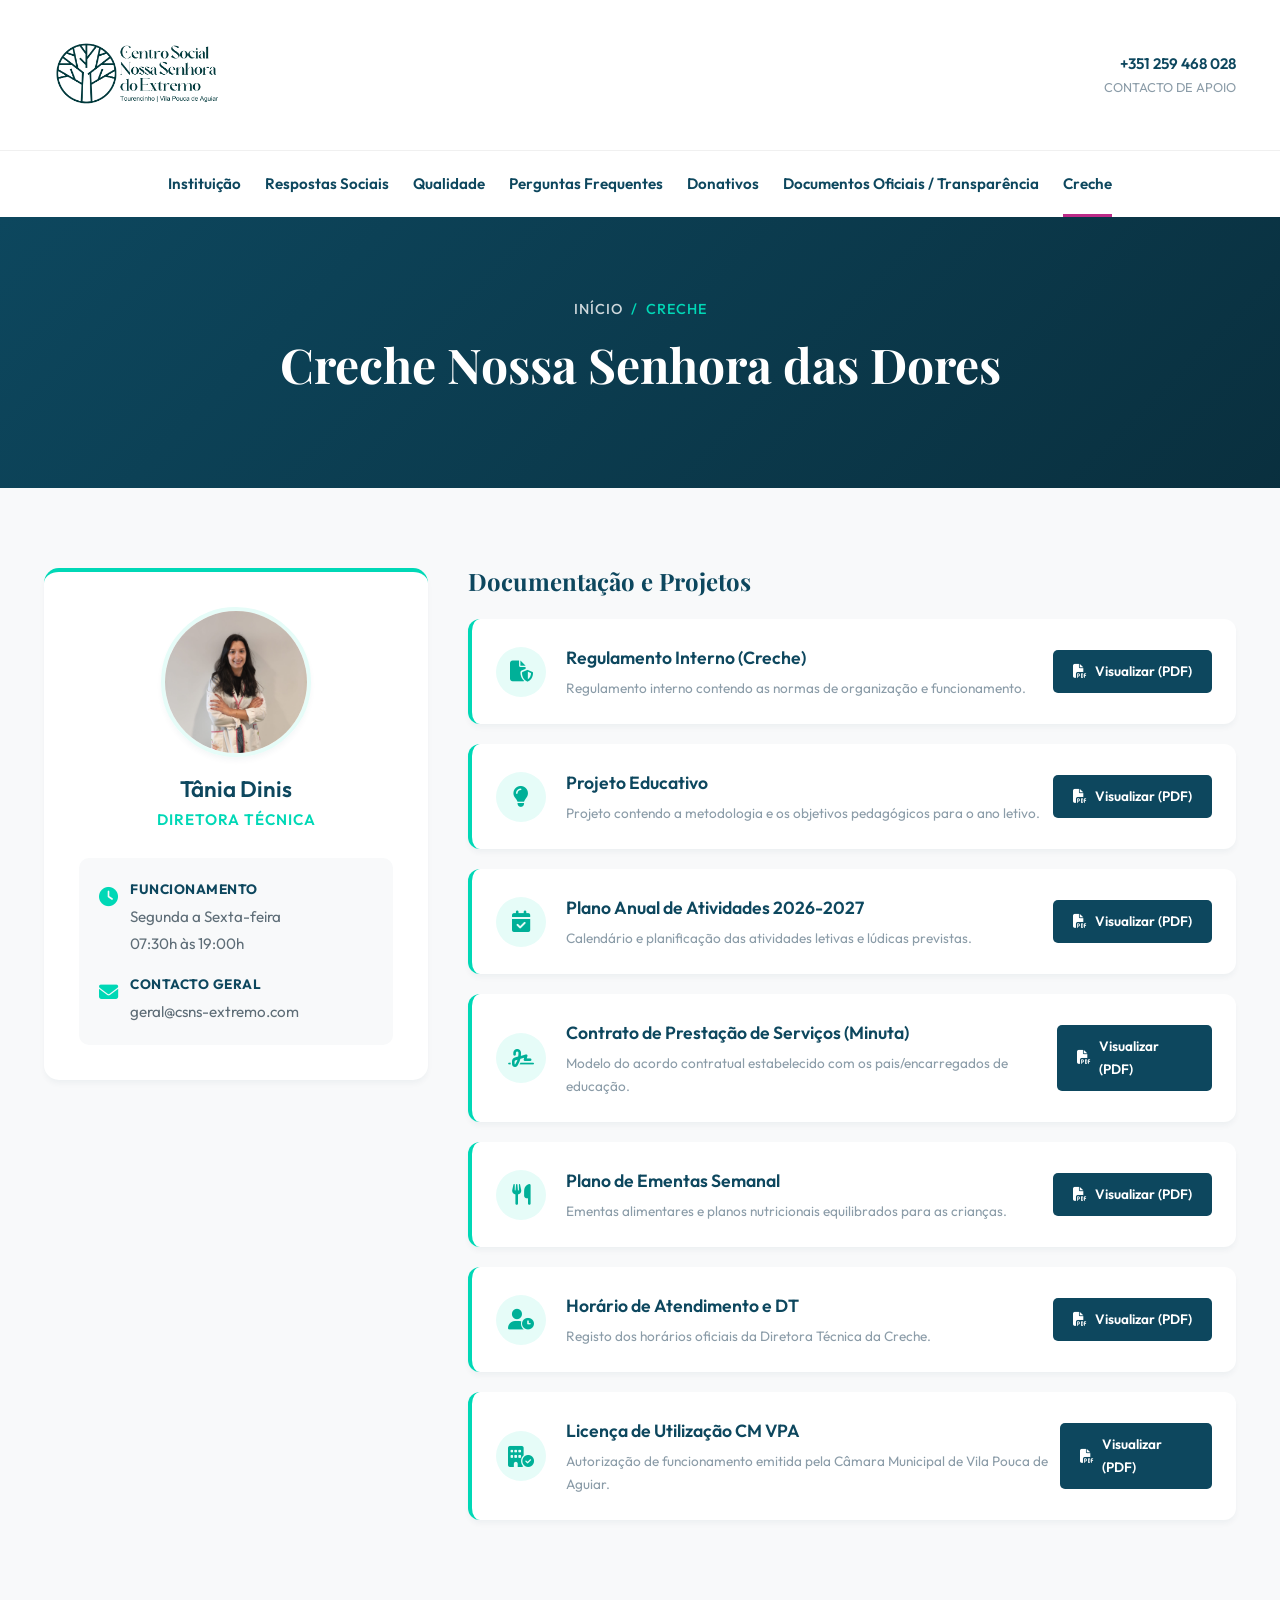
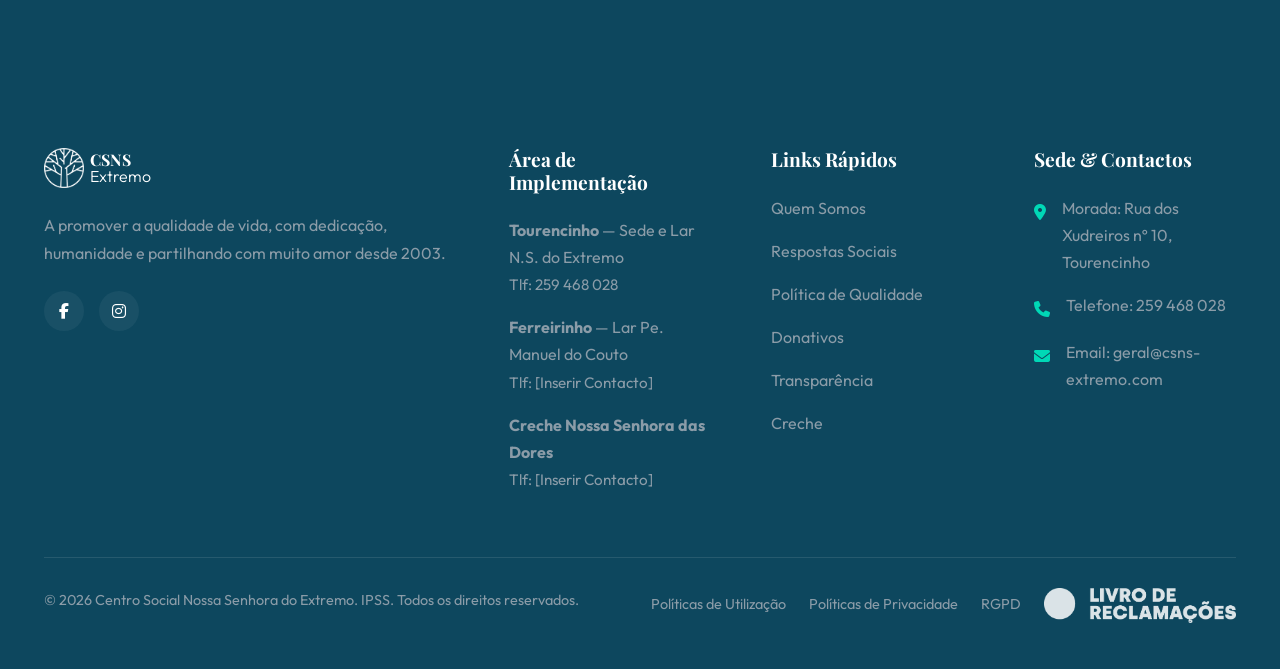
<file: creche.html>
<!DOCTYPE html>
<html lang="pt-PT">
<head>
    <meta charset="UTF-8">
    <meta name="viewport" content="width=device-width, initial-scale=1.0">
    <title>Creche Nossa Senhora das Dores - CSNSE</title>
    <meta name="description" content="Documentos oficiais e informações de funcionamento da Creche Nossa Senhora das Dores em Vila Pouca de Aguiar.">
    <link rel="icon" type="image/png" href="favicon.png">
    <link rel="stylesheet" href="style.css?v=2">
    <!-- Google Fonts -->
    <link rel="preconnect" href="https://fonts.googleapis.com">
    <link rel="preconnect" href="https://fonts.gstatic.com" crossorigin>
    <link href="https://fonts.googleapis.com/css2?family=Outfit:wght@300;400;500;600;700&family=Playfair+Display:ital,wght@0,400;0,600;0,700;1,400&display=swap" rel="stylesheet">
    <!-- Font Awesome -->
    <link rel="stylesheet" href="https://cdnjs.cloudflare.com/ajax/libs/font-awesome/6.4.0/css/all.min.css">
    <style>
        /* Custom Styles for subpages */
        .subpage-hero {
            background-color: var(--navy);
            padding: 80px 0;
            text-align: center;
            color: var(--text-white);
            position: relative;
            overflow: hidden;
        }
        .subpage-hero::before {
            content: '';
            position: absolute;
            top: 0; left: 0; width: 100%; height: 100%;
            background: linear-gradient(135deg, rgba(13,71,94,0.95) 0%, rgba(9,45,59,0.9) 100%);
            z-index: 1;
        }
        .subpage-hero-content {
            position: relative;
            z-index: 2;
        }
        .subpage-title {
            font-size: 3rem;
            color: var(--text-white);
            font-family: 'Playfair Display', serif;
            margin-bottom: 15px;
        }
        .breadcrumbs {
            font-size: 0.9rem;
            color: var(--teal);
            font-weight: 500;
            letter-spacing: 1px;
            text-transform: uppercase;
        }
        .breadcrumbs a {
            color: var(--text-white);
            opacity: 0.8;
            transition: var(--transition);
        }
        .breadcrumbs a:hover {
            color: var(--teal);
            opacity: 1;
        }
        .creche-content {
            padding: 80px 0;
        }
        .creche-grid {
            display: grid;
            grid-template-columns: 1fr 2fr;
            gap: 40px;
        }
        @media (max-width: 992px) {
            .creche-grid {
                grid-template-columns: 1fr;
            }
        }
        .dt-profile-card {
            background: var(--bg-white);
            border-radius: 15px;
            padding: 35px;
            box-shadow: var(--shadow-sm);
            text-align: center;
            border-top: 4px solid var(--teal);
        }
        .dt-avatar-container {
            width: 150px;
            height: 150px;
            border-radius: 50%;
            overflow: hidden;
            margin: 0 auto 20px;
            border: 4px solid var(--teal-light);
            box-shadow: var(--shadow-sm);
        }
        .dt-avatar-container img {
            width: 100%;
            height: 100%;
            object-fit: cover;
        }
        .dt-name {
            font-size: 1.4rem;
            color: var(--navy);
            font-weight: 600;
            margin-bottom: 5px;
        }
        .dt-role {
            font-size: 0.95rem;
            color: var(--teal);
            font-weight: 600;
            text-transform: uppercase;
            letter-spacing: 1px;
            margin-bottom: 25px;
        }
        .info-detail-box {
            text-align: left;
            background-color: var(--bg-light);
            padding: 20px;
            border-radius: 10px;
            margin-top: 20px;
        }
        .info-detail-item {
            display: flex;
            align-items: flex-start;
            gap: 12px;
            margin-bottom: 15px;
        }
        .info-detail-item:last-child {
            margin-bottom: 0;
        }
        .info-detail-icon {
            color: var(--teal);
            font-size: 1.2rem;
            margin-top: 3px;
        }
        .info-detail-text strong {
            display: block;
            color: var(--navy);
            font-size: 0.85rem;
            text-transform: uppercase;
            letter-spacing: 0.5px;
            margin-bottom: 2px;
        }
        .info-detail-text span {
            color: var(--text-main);
            font-size: 0.95rem;
        }
        .docs-list-container {
            display: flex;
            flex-direction: column;
            gap: 20px;
        }
        .creche-doc-row {
            background: var(--bg-white);
            border-radius: 12px;
            padding: 24px;
            box-shadow: var(--shadow-sm);
            display: flex;
            align-items: center;
            justify-content: space-between;
            transition: var(--transition);
            border-left: 4px solid var(--teal);
        }
        .creche-doc-row:hover {
            transform: translateX(5px);
            box-shadow: var(--shadow-md);
        }
        .doc-row-left {
            display: flex;
            align-items: center;
            gap: 20px;
        }
        .doc-icon-circle {
            width: 50px;
            height: 50px;
            border-radius: 50%;
            background-color: var(--teal-light);
            display: flex;
            align-items: center;
            justify-content: center;
            color: var(--teal-dark);
            font-size: 1.3rem;
            flex-shrink: 0;
        }
        .doc-row-title {
            font-size: 1.1rem;
            color: var(--navy);
            font-weight: 600;
            margin-bottom: 4px;
        }
        .doc-row-desc {
            font-size: 0.85rem;
            color: var(--text-light);
        }
        .btn-view-doc {
            padding: 10px 20px;
            font-size: 0.85rem;
            font-weight: 600;
            border-radius: 5px;
            transition: var(--transition);
            display: inline-flex;
            align-items: center;
            gap: 8px;
            background-color: var(--navy);
            color: var(--text-white);
        }
        .btn-view-doc:hover {
            background-color: var(--teal);
            color: var(--text-white);
        }
    </style>
</head>
<body>
    <!-- Top Header Info -->
    <div class="header-info-bar">
        <div class="container d-flex align-items-center">
            <a href="index.html" class="logo-area">
                <img src="images/logo.png" alt="CSNSE Logo" class="logo-img" style="height: 110px;">
            </a>
            
            <div class="mobile-menu-btn d-block-mobile"><i class="fa-solid fa-bars"></i></div>
            
            <div class="header-contact-info d-none-mobile">
                <div class="info-block">
                    <strong>+351 259 468 028</strong>
                    <span>CONTACTO DE APOIO</span>
                </div>
            </div>
        </div>
    </div>

    <nav class="navbar-main" id="navbar">
        <div class="container nav-container">
            <ul class="nav-links mx-auto">
                <li><a href="index.html#about">Instituição</a></li>
                <li><a href="index.html#services">Respostas Sociais</a></li>
                <li><a href="index.html#quality">Qualidade</a></li>
                <li><a href="index.html#faq">Perguntas Frequentes</a></li>
                <li><a href="index.html#donate">Donativos</a></li>
                <li><a href="transparencia.html">Documentos Oficiais / Transparência</a></li>
                <li class="active"><a href="creche.html">Creche</a></li>
            </ul>
        </div>
    </nav>

    <!-- Subpage Hero -->
    <div class="subpage-hero">
        <div class="container subpage-hero-content">
            <div class="breadcrumbs">
                <a href="index.html">Início</a> &nbsp;/&nbsp; Creche
            </div>
            <h1 class="subpage-title mt-3">Creche Nossa Senhora das Dores</h1>
        </div>
    </div>

    <!-- Main Content Grid -->
    <section class="creche-content bg-light">
        <div class="container">
            <div class="creche-grid">
                
                <!-- Left Column: DT Profile -->
                <div class="left-col">
                    <div class="dt-profile-card">
                        <div class="dt-avatar-container">
                            <img src="pasta%202/fotografia-dt.jpeg" alt="Tânia Dinis - Diretora Técnica">
                        </div>
                        <h3 class="dt-name">Tânia Dinis</h3>
                        <div class="dt-role">Diretora Técnica</div>
                        
                        <div class="info-detail-box">
                            <div class="info-detail-item">
                                <div class="info-detail-icon"><i class="fa-solid fa-clock"></i></div>
                                <div class="info-detail-text">
                                    <strong>Funcionamento</strong>
                                    <span>Segunda a Sexta-feira<br>07:30h às 19:00h</span>
                                </div>
                            </div>
                            <div class="info-detail-item">
                                <div class="info-detail-icon"><i class="fa-solid fa-envelope"></i></div>
                                <div class="info-detail-text">
                                    <strong>Contacto Geral</strong>
                                    <span>geral@csns-extremo.com</span>
                                </div>
                            </div>
                        </div>
                    </div>
                </div>

                <!-- Right Column: Document List -->
                <div class="right-col">
                    <h2 class="serif-title text-navy mb-4">Documentação e Projetos</h2>
                    <div class="docs-list-container">
                        
                        <!-- Doc 1: Regulamento Interno -->
                        <div class="creche-doc-row">
                            <div class="doc-row-left">
                                <div class="doc-icon-circle"><i class="fa-solid fa-file-shield"></i></div>
                                <div>
                                    <div class="doc-row-title">Regulamento Interno (Creche)</div>
                                    <div class="doc-row-desc">Regulamento interno contendo as normas de organização e funcionamento.</div>
                                </div>
                            </div>
                            <a href="pasta%202/mod-036-regulamento-interno-creche-minuta.pdf" target="_blank" class="btn-view-doc">
                                <i class="fa-solid fa-file-pdf"></i> Visualizar (PDF)
                            </a>
                        </div>

                        <!-- Doc 2: Projeto Educativo -->
                        <div class="creche-doc-row">
                            <div class="doc-row-left">
                                <div class="doc-icon-circle"><i class="fa-solid fa-lightbulb"></i></div>
                                <div>
                                    <div class="doc-row-title">Projeto Educativo</div>
                                    <div class="doc-row-desc">Projeto contendo a metodologia e os objetivos pedagógicos para o ano letivo.</div>
                                </div>
                            </div>
                            <a href="pasta%202/mod-037-projeto-educativo-minuta.pdf" target="_blank" class="btn-view-doc">
                                <i class="fa-solid fa-file-pdf"></i> Visualizar (PDF)
                            </a>
                        </div>

                        <!-- Doc 3: Plano Anual de Atividades -->
                        <div class="creche-doc-row">
                            <div class="doc-row-left">
                                <div class="doc-icon-circle"><i class="fa-solid fa-calendar-check"></i></div>
                                <div>
                                    <div class="doc-row-title">Plano Anual de Atividades 2026-2027</div>
                                    <div class="doc-row-desc">Calendário e planificação das atividades letivas e lúdicas previstas.</div>
                                </div>
                            </div>
                            <a href="pasta%202/mod-038-plano-anual-de-atividades-2026-2027-creche-minuta.pdf" target="_blank" class="btn-view-doc">
                                <i class="fa-solid fa-file-pdf"></i> Visualizar (PDF)
                            </a>
                        </div>

                        <!-- Doc 4: Contrato de Prestação de Serviços -->
                        <div class="creche-doc-row">
                            <div class="doc-row-left">
                                <div class="doc-icon-circle"><i class="fa-solid fa-signature"></i></div>
                                <div>
                                    <div class="doc-row-title">Contrato de Prestação de Serviços (Minuta)</div>
                                    <div class="doc-row-desc">Modelo do acordo contratual estabelecido com os pais/encarregados de educação.</div>
                                </div>
                            </div>
                            <a href="pasta%202/imp-289-contrato-de-prestacoaao-de-servicoos-creche-minuta.pdf" target="_blank" class="btn-view-doc">
                                <i class="fa-solid fa-file-pdf"></i> Visualizar (PDF)
                            </a>
                        </div>

                        <!-- Doc 5: Ementas Semanais -->
                        <div class="creche-doc-row">
                            <div class="doc-row-left">
                                <div class="doc-icon-circle"><i class="fa-solid fa-utensils"></i></div>
                                <div>
                                    <div class="doc-row-title">Plano de Ementas Semanal</div>
                                    <div class="doc-row-desc">Ementas alimentares e planos nutricionais equilibrados para as crianças.</div>
                                </div>
                            </div>
                            <a href="pasta%202/plano-de-ementas-semanal.pdf" target="_blank" class="btn-view-doc">
                                <i class="fa-solid fa-file-pdf"></i> Visualizar (PDF)
                            </a>
                        </div>

                        <!-- Doc 6: Horário de Atendimento e DT -->
                        <div class="creche-doc-row">
                            <div class="doc-row-left">
                                <div class="doc-icon-circle"><i class="fa-solid fa-user-clock"></i></div>
                                <div>
                                    <div class="doc-row-title">Horário de Atendimento e DT</div>
                                    <div class="doc-row-desc">Registo dos horários oficiais da Diretora Técnica da Creche.</div>
                                </div>
                            </div>
                            <a href="pasta%202/horaurio-atendimento-e-dt.pdf" target="_blank" class="btn-view-doc">
                                <i class="fa-solid fa-file-pdf"></i> Visualizar (PDF)
                            </a>
                        </div>

                        <!-- Doc 7: Licença de Utilização CM VPA -->
                        <div class="creche-doc-row">
                            <div class="doc-row-left">
                                <div class="doc-icon-circle"><i class="fa-solid fa-building-circle-check"></i></div>
                                <div>
                                    <div class="doc-row-title">Licença de Utilização CM VPA</div>
                                    <div class="doc-row-desc">Autorização de funcionamento emitida pela Câmara Municipal de Vila Pouca de Aguiar.</div>
                                </div>
                            </div>
                            <a href="pasta%202/licencoa-de-utilizacoaao-cm-vpa.pdf" target="_blank" class="btn-view-doc">
                                <i class="fa-solid fa-file-pdf"></i> Visualizar (PDF)
                            </a>
                        </div>

                    </div>
                </div>

            </div>
        </div>
    </section>

    <!-- Footer -->
    <footer id="contact" class="site-footer bg-navy text-light">
        <div class="container mt-5">
            <div class="footer-grid">
                <div class="footer-col brand-col">
                    <a href="index.html" class="logo text-white d-flex align-items-center mb-4" style="gap: 6px;">
                        <img src="images/logo-tree-white.png" alt="CSNSE Logo" class="footer-logo-img" style="height: 40px;">
                        <span class="logo-text serif-title text-white">CSNS<span class="fw-300">Extremo</span></span>
                    </a>
                    <p class="mb-4 text-light pe-4">A promover a qualidade de vida, com dedicação, humanidade e partilhando com muito amor desde 2003.</p>
                    <div class="footer-socials">
                        <a href="https://www.facebook.com/CentroSocialNSExtremo" target="_blank"><i class="fa-brands fa-facebook-f"></i></a>
                        <a href="#"><i class="fa-brands fa-instagram"></i></a>
                    </div>
                </div>
                
                <div class="footer-col">
                    <h4 class="serif-title text-white mb-4 footer-heading">Área de Implementação</h4>
                    <ul class="footer-links">
                        <li><strong>Tourencinho</strong> &mdash; Sede e Lar N.S. do Extremo<br><span class="text-sm">Tlf: 259 468 028</span></li>
                        <li><strong>Ferreirinho</strong> &mdash; Lar Pe. Manuel do Couto<br><span class="text-sm">Tlf: [Inserir Contacto]</span></li>
                        <li><strong>Creche Nossa Senhora das Dores</strong><br><span class="text-sm">Tlf: [Inserir Contacto]</span></li>
                    </ul>
                </div>
                
                <div class="footer-col">
                    <h4 class="serif-title text-white mb-4 footer-heading">Links Rápidos</h4>
                    <ul class="footer-links">
                        <li><a href="index.html#about">Quem Somos</a></li>
                        <li><a href="index.html#services">Respostas Sociais</a></li>
                        <li><a href="index.html#quality">Política de Qualidade</a></li>
                        <li><a href="index.html#donate">Donativos</a></li>
                        <li><a href="transparencia.html">Transparência</a></li>
                        <li><a href="creche.html">Creche</a></li>
                    </ul>
                </div>
                
                <div class="footer-col">
                    <h4 class="serif-title text-white mb-4 footer-heading">Sede & Contactos</h4>
                    <ul class="footer-contact">
                        <li>
                            <div class="fc-icon"><i class="fa-solid fa-location-dot"></i></div>
                            <div>Morada: Rua dos Xudreiros nº 10,<br>Tourencinho</div>
                        </li>
                        <li>
                            <div class="fc-icon"><i class="fa-solid fa-phone"></i></div>
                            <div>Telefone: 259 468 028</div>
                        </li>
                        <li>
                            <div class="fc-icon"><i class="fa-solid fa-envelope"></i></div>
                            <div>Email: geral@csns-extremo.com</div>
                        </li>
                    </ul>
                </div>
            </div>
            
            <div class="footer-bottom mt-5">
                <p>&copy; 2026 Centro Social Nossa Senhora do Extremo. IPSS. Todos os direitos reservados.</p>
                <div class="footer-legal">
                    <a href="#" class="legal-modal-trigger" data-title="Políticas de Utilização">Políticas de Utilização</a>
                    <a href="#" class="legal-modal-trigger" data-title="Políticas de Privacidade">Políticas de Privacidade</a>
                    <a href="#" class="legal-modal-trigger" data-title="RGPD">RGPD</a>
                    <a href="https://www.livroreclamacoes.pt/" target="_blank" class="livro-rec">
                        <img src="images/livro_reclamacoes.png" alt="Livro de Reclamações" style="height: 35px; width: auto; vertical-align: middle;">
                    </a>
                </div>
            </div>
        </div>
    </footer>

    <!-- Legal Modal -->
    <div class="custom-modal-overlay" id="legalModal">
        <div class="custom-modal">
            <button class="close-modal" id="closeLegalModal"><i class="fa-solid fa-xmark"></i></button>
            <div class="modal-header">
                <i class="fa-solid fa-file-shield modal-icon pulse"></i>
                <h3 class="serif-title text-navy" id="legalModalTitle">Documento</h3>
            </div>
            <div class="modal-body">
                <p>Este documento está atualmente a ser atualizado para garantir a máxima transparência e conformidade com as normas em vigor. Será disponibilizado muito em breve.</p>
                <p>O <strong>Centro Social Nossa Senhora do Extremo</strong> tem como prioridade a segurança e a privacidade de todos os seus utentes e parceiros.</p>
            </div>
        </div>
    </div>

    <script src="script.js"></script>
</body>
</html>
</file>
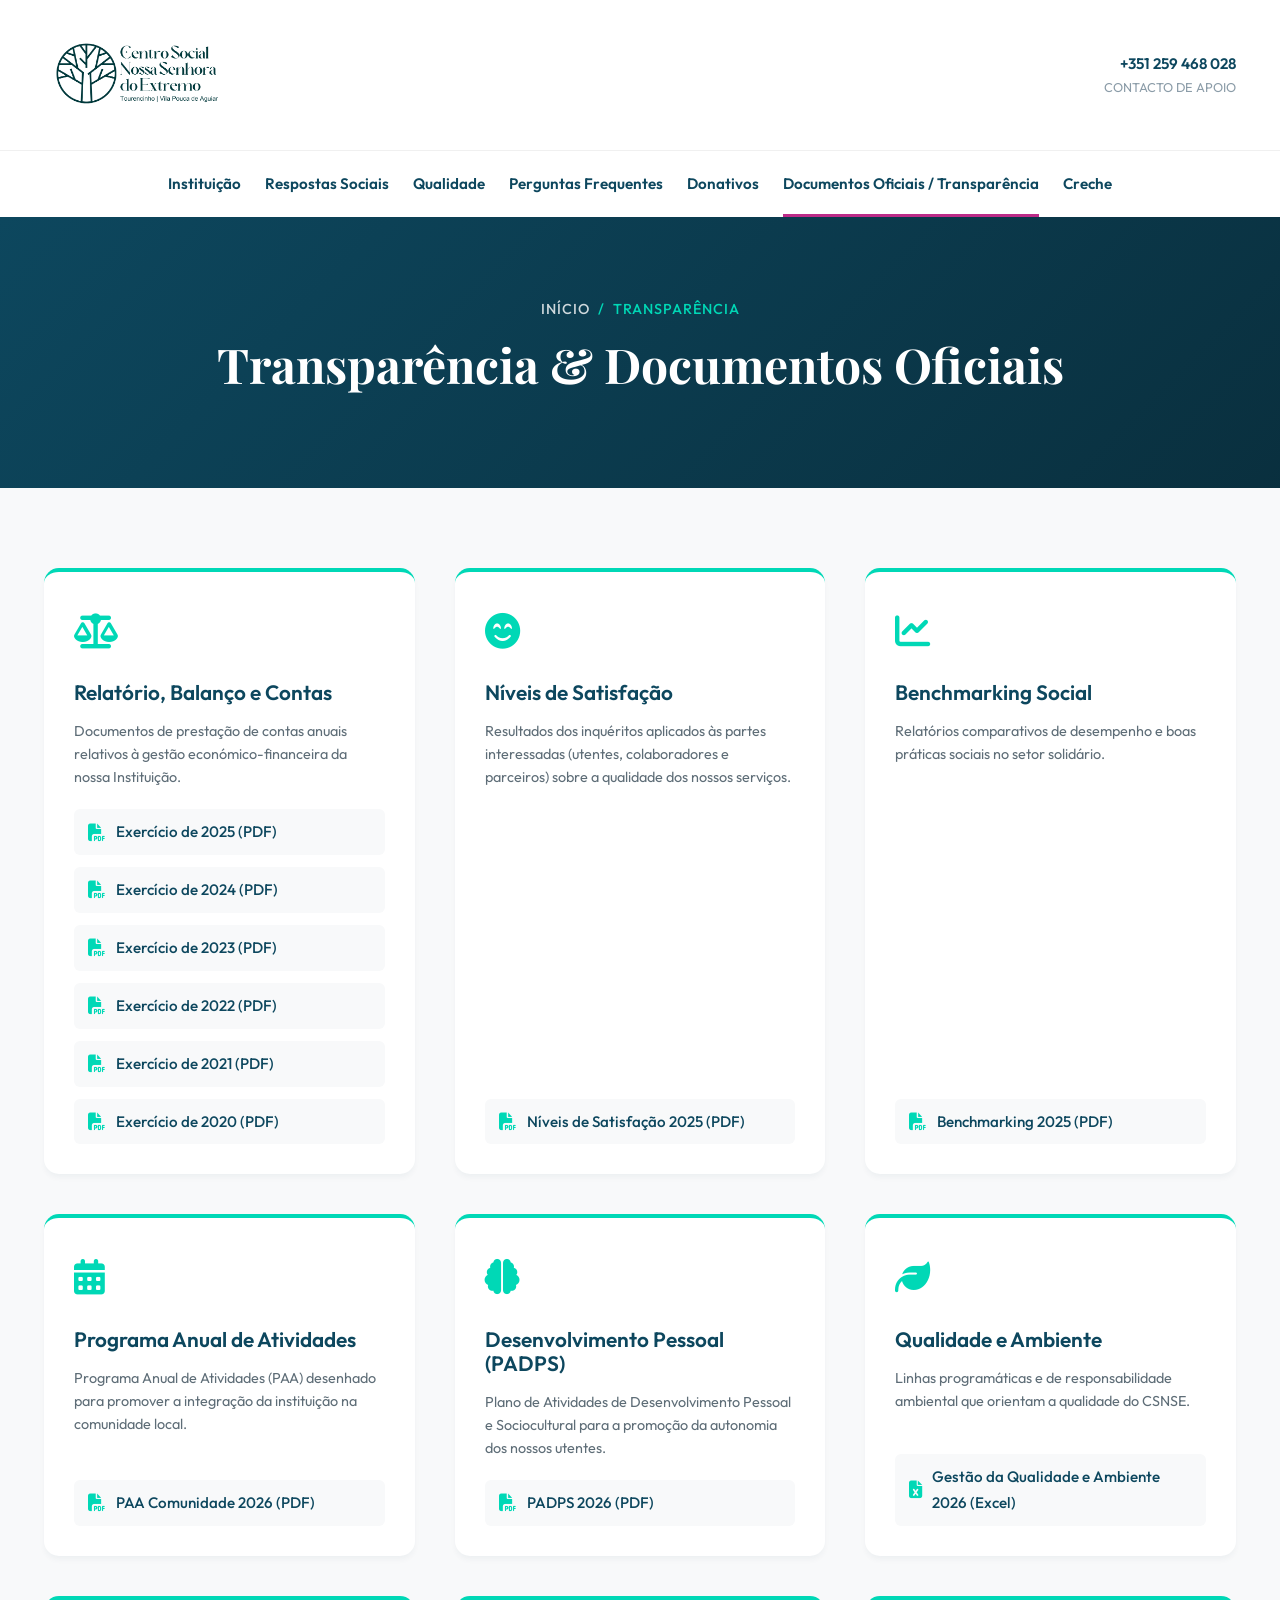
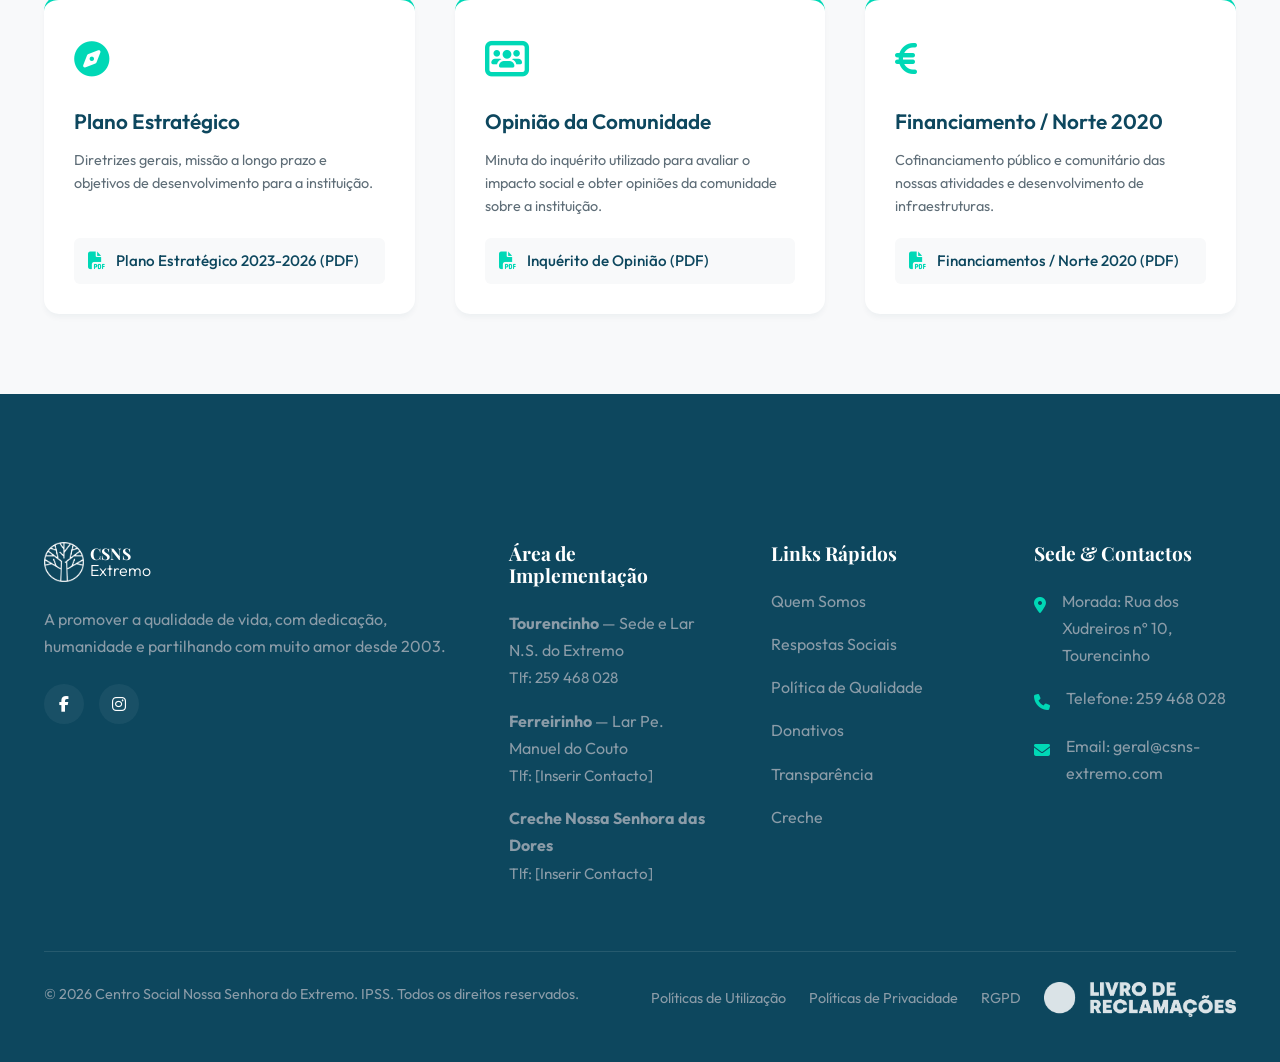
<file: transparencia.html>
<!DOCTYPE html>
<html lang="pt-PT">
<head>
    <meta charset="UTF-8">
    <meta name="viewport" content="width=device-width, initial-scale=1.0">
    <title>Transparência & Documentos Oficiais - CSNSE</title>
    <meta name="description" content="Área de transparência do Centro Social Nossa Senhora do Extremo. Consulte os nossos relatórios de contas, benchmarking, níveis de satisfação e planos de atividades.">
    <link rel="icon" type="image/png" href="favicon.png">
    <link rel="stylesheet" href="style.css?v=2">
    <!-- Google Fonts -->
    <link rel="preconnect" href="https://fonts.googleapis.com">
    <link rel="preconnect" href="https://fonts.gstatic.com" crossorigin>
    <link href="https://fonts.googleapis.com/css2?family=Outfit:wght@300;400;500;600;700&family=Playfair+Display:ital,wght@0,400;0,600;0,700;1,400&display=swap" rel="stylesheet">
    <!-- Font Awesome -->
    <link rel="stylesheet" href="https://cdnjs.cloudflare.com/ajax/libs/font-awesome/6.4.0/css/all.min.css">
    <style>
        /* Custom Styles for subpages */
        .subpage-hero {
            background-color: var(--navy);
            padding: 80px 0;
            text-align: center;
            color: var(--text-white);
            position: relative;
            overflow: hidden;
        }
        .subpage-hero::before {
            content: '';
            position: absolute;
            top: 0; left: 0; width: 100%; height: 100%;
            background: linear-gradient(135deg, rgba(13,71,94,0.95) 0%, rgba(9,45,59,0.9) 100%);
            z-index: 1;
        }
        .subpage-hero-content {
            position: relative;
            z-index: 2;
        }
        .subpage-title {
            font-size: 3rem;
            color: var(--text-white);
            font-family: 'Playfair Display', serif;
            margin-bottom: 15px;
        }
        .breadcrumbs {
            font-size: 0.9rem;
            color: var(--teal);
            font-weight: 500;
            letter-spacing: 1px;
            text-transform: uppercase;
        }
        .breadcrumbs a {
            color: var(--text-white);
            opacity: 0.8;
            transition: var(--transition);
        }
        .breadcrumbs a:hover {
            color: var(--teal);
            opacity: 1;
        }
        .docs-section {
            padding: 80px 0;
        }
        .doc-card-premium {
            background: var(--bg-white);
            border-radius: 15px;
            padding: 30px;
            box-shadow: var(--shadow-sm);
            border-top: 4px solid var(--teal);
            transition: var(--transition);
            display: flex;
            flex-direction: column;
            height: 100%;
            box-sizing: border-box;
        }
        .doc-card-premium:hover {
            transform: translateY(-5px);
            box-shadow: var(--shadow-md);
        }
        .doc-card-icon {
            font-size: 2.2rem;
            color: var(--teal);
            margin-bottom: 20px;
        }
        .doc-card-title {
            font-size: 1.3rem;
            color: var(--navy);
            margin-bottom: 15px;
            font-family: 'Outfit', sans-serif;
            font-weight: 600;
        }
        .doc-card-desc {
            font-size: 0.9rem;
            color: var(--text-main);
            margin-bottom: 20px;
            line-height: 1.6;
            flex-grow: 1;
        }
        .doc-links-list {
            padding: 0;
            margin: 0;
            list-style: none;
            display: flex;
            flex-direction: column;
            gap: 12px;
        }
        .doc-link-item a {
            display: flex;
            align-items: center;
            gap: 10px;
            color: var(--navy);
            font-weight: 500;
            font-size: 0.95rem;
            padding: 10px 14px;
            background-color: var(--bg-light);
            border-radius: 6px;
            transition: var(--transition);
        }
        .doc-link-item a:hover {
            background-color: var(--teal-light);
            color: var(--teal-dark);
        }
        .doc-link-item i {
            color: var(--teal);
            font-size: 1.1rem;
        }
    </style>
</head>
<body>
    <!-- Top Header Info -->
    <div class="header-info-bar">
        <div class="container d-flex align-items-center">
            <a href="index.html" class="logo-area">
                <img src="images/logo.png" alt="CSNSE Logo" class="logo-img" style="height: 110px;">
            </a>
            
            <div class="mobile-menu-btn d-block-mobile"><i class="fa-solid fa-bars"></i></div>
            
            <div class="header-contact-info d-none-mobile">
                <div class="info-block">
                    <strong>+351 259 468 028</strong>
                    <span>CONTACTO DE APOIO</span>
                </div>
            </div>
        </div>
    </div>

    <!-- Navbar -->
    <nav class="navbar-main" id="navbar">
        <div class="container nav-container">
            <ul class="nav-links mx-auto">
                <li><a href="index.html#about">Instituição</a></li>
                <li><a href="index.html#services">Respostas Sociais</a></li>
                <li><a href="index.html#quality">Qualidade</a></li>
                <li><a href="index.html#faq">Perguntas Frequentes</a></li>
                <li><a href="index.html#donate">Donativos</a></li>
                <li class="active"><a href="transparencia.html">Documentos Oficiais / Transparência</a></li>
                <li><a href="creche.html">Creche</a></li>
            </ul>
        </div>
    </nav>

    <!-- Subpage Hero -->
    <div class="subpage-hero">
        <div class="container subpage-hero-content">
            <div class="breadcrumbs">
                <a href="index.html">Início</a> &nbsp;/&nbsp; Transparência
            </div>
            <h1 class="subpage-title mt-3">Transparência & Documentos Oficiais</h1>
        </div>
    </div>

    <!-- Main Documents Grid -->
    <section class="docs-section bg-light">
        <div class="container">
            <div class="cards-grid-3">
                
                <!-- Card 1: Relatório, Balanço e Contas -->
                <div class="doc-card-premium">
                    <div class="doc-card-icon"><i class="fa-solid fa-scale-balanced"></i></div>
                    <h3 class="doc-card-title">Relatório, Balanço e Contas</h3>
                    <p class="doc-card-desc">Documentos de prestação de contas anuais relativos à gestão económico-financeira da nossa Instituição.</p>
                    <ul class="doc-links-list">
                        <li class="doc-link-item">
                            <a href="pasta%201/CONTAS/relatoriocontas-2025.pdf" target="_blank">
                                <i class="fa-solid fa-file-pdf"></i> Exercício de 2025 (PDF)
                            </a>
                        </li>
                        <li class="doc-link-item">
                            <a href="pasta%201/CONTAS/relatoriocontas-2024.pdf" target="_blank">
                                <i class="fa-solid fa-file-pdf"></i> Exercício de 2024 (PDF)
                            </a>
                        </li>
                        <li class="doc-link-item">
                            <a href="pasta%201/CONTAS/relatoriocontas-2023.pdf" target="_blank">
                                <i class="fa-solid fa-file-pdf"></i> Exercício de 2023 (PDF)
                            </a>
                        </li>
                        <li class="doc-link-item">
                            <a href="pasta%201/CONTAS/relatoriocontas-2022.pdf" target="_blank">
                                <i class="fa-solid fa-file-pdf"></i> Exercício de 2022 (PDF)
                            </a>
                        </li>
                        <li class="doc-link-item">
                            <a href="pasta%201/CONTAS/relatorio-balanco-contas-2021.pdf" target="_blank">
                                <i class="fa-solid fa-file-pdf"></i> Exercício de 2021 (PDF)
                            </a>
                        </li>
                        <li class="doc-link-item">
                            <a href="pasta%201/CONTAS/relatorio-balanco-contas-2020.pdf" target="_blank">
                                <i class="fa-solid fa-file-pdf"></i> Exercício de 2020 (PDF)
                            </a>
                        </li>
                    </ul>
                </div>

                <!-- Card 2: Níveis de Satisfação -->
                <div class="doc-card-premium">
                    <div class="doc-card-icon"><i class="fa-solid fa-smile-beam"></i></div>
                    <h3 class="doc-card-title">Níveis de Satisfação</h3>
                    <p class="doc-card-desc">Resultados dos inquéritos aplicados às partes interessadas (utentes, colaboradores e parceiros) sobre a qualidade dos nossos serviços.</p>
                    <ul class="doc-links-list">
                        <li class="doc-link-item">
                            <a href="pasta%201/niveis-satisfacao-2025.pdf" target="_blank">
                                <i class="fa-solid fa-file-pdf"></i> Níveis de Satisfação 2025 (PDF)
                            </a>
                        </li>
                    </ul>
                </div>

                <!-- Card 3: Benchmarking Social -->
                <div class="doc-card-premium">
                    <div class="doc-card-icon"><i class="fa-solid fa-chart-line"></i></div>
                    <h3 class="doc-card-title">Benchmarking Social</h3>
                    <p class="doc-card-desc">Relatórios comparativos de desempenho e boas práticas sociais no setor solidário.</p>
                    <ul class="doc-links-list">
                        <li class="doc-link-item">
                            <a href="pasta%201/relatoriobenchmarking2025site.pdf" target="_blank">
                                <i class="fa-solid fa-file-pdf"></i> Benchmarking 2025 (PDF)
                            </a>
                        </li>
                    </ul>
                </div>

                <!-- Card 4: Planos e Atividades (PAA) -->
                <div class="doc-card-premium">
                    <div class="doc-card-icon"><i class="fa-solid fa-calendar-days"></i></div>
                    <h3 class="doc-card-title">Programa Anual de Atividades</h3>
                    <p class="doc-card-desc">Programa Anual de Atividades (PAA) desenhado para promover a integração da instituição na comunidade local.</p>
                    <ul class="doc-links-list">
                        <li class="doc-link-item">
                            <a href="pasta%201/paa-comunidade-2026.pdf" target="_blank">
                                <i class="fa-solid fa-file-pdf"></i> PAA Comunidade 2026 (PDF)
                            </a>
                        </li>
                    </ul>
                </div>

                <!-- Card 5: Desenvolvimento Pessoal (PADPS) -->
                <div class="doc-card-premium">
                    <div class="doc-card-icon"><i class="fa-solid fa-brain"></i></div>
                    <h3 class="doc-card-title">Desenvolvimento Pessoal (PADPS)</h3>
                    <p class="doc-card-desc">Plano de Atividades de Desenvolvimento Pessoal e Sociocultural para a promoção da autonomia dos nossos utentes.</p>
                    <ul class="doc-links-list">
                        <li class="doc-link-item">
                            <a href="pasta%201/padps-2026.pdf" target="_blank">
                                <i class="fa-solid fa-file-pdf"></i> PADPS 2026 (PDF)
                            </a>
                        </li>
                    </ul>
                </div>

                <!-- Card 6: Gestão da Qualidade e Ambiente -->
                <div class="doc-card-premium">
                    <div class="doc-card-icon"><i class="fa-solid fa-leaf"></i></div>
                    <h3 class="doc-card-title">Qualidade e Ambiente</h3>
                    <p class="doc-card-desc">Linhas programáticas e de responsabilidade ambiental que orientam a qualidade do CSNSE.</p>
                    <ul class="doc-links-list">
                        <li class="doc-link-item">
                            <a href="pasta%201/programa-gestao-qualidade-ambiente-2026.xls" target="_blank">
                                <i class="fa-solid fa-file-excel"></i> Gestão da Qualidade e Ambiente 2026 (Excel)
                            </a>
                        </li>
                    </ul>
                </div>

                <!-- Card 7: Planeamento Estratégico -->
                <div class="doc-card-premium">
                    <div class="doc-card-icon"><i class="fa-solid fa-compass"></i></div>
                    <h3 class="doc-card-title">Plano Estratégico</h3>
                    <p class="doc-card-desc">Diretrizes gerais, missão a longo prazo e objetivos de desenvolvimento para a instituição.</p>
                    <ul class="doc-links-list">
                        <li class="doc-link-item">
                            <a href="pasta%201/plano-estrategico-2023.pdf" target="_blank">
                                <i class="fa-solid fa-file-pdf"></i> Plano Estratégico 2023-2026 (PDF)
                            </a>
                        </li>
                    </ul>
                </div>

                <!-- Card 8: Inquéritos e Comunidade -->
                <div class="doc-card-premium">
                    <div class="doc-card-icon"><i class="fa-solid fa-users-rectangle"></i></div>
                    <h3 class="doc-card-title">Opinião da Comunidade</h3>
                    <p class="doc-card-desc">Minuta do inquérito utilizado para avaliar o impacto social e obter opiniões da comunidade sobre a instituição.</p>
                    <ul class="doc-links-list">
                        <li class="doc-link-item">
                            <a href="pasta%201/inquerito_opiniao_comunidade.pdf" target="_blank">
                                <i class="fa-solid fa-file-pdf"></i> Inquérito de Opinião (PDF)
                            </a>
                        </li>
                    </ul>
                </div>

                <!-- Card 9: Financiamento Europeu -->
                <div class="doc-card-premium">
                    <div class="doc-card-icon"><i class="fa-solid fa-euro-sign"></i></div>
                    <h3 class="doc-card-title">Financiamento / Norte 2020</h3>
                    <p class="doc-card-desc">Cofinanciamento público e comunitário das nossas atividades e desenvolvimento de infraestruturas.</p>
                    <ul class="doc-links-list">
                        <li class="doc-link-item">
                            <a href="pasta%201/norte-2020.pdf" target="_blank">
                                <i class="fa-solid fa-file-pdf"></i> Financiamentos / Norte 2020 (PDF)
                            </a>
                        </li>
                    </ul>
                </div>

            </div>
        </div>
    </section>

    <!-- Footer -->
    <footer id="contact" class="site-footer bg-navy text-light">
        <div class="container mt-5">
            <div class="footer-grid">
                <div class="footer-col brand-col">
                    <a href="index.html" class="logo text-white d-flex align-items-center mb-4" style="gap: 6px;">
                        <img src="images/logo-tree-white.png" alt="CSNSE Logo" class="footer-logo-img" style="height: 40px;">
                        <span class="logo-text serif-title text-white">CSNS<span class="fw-300">Extremo</span></span>
                    </a>
                    <p class="mb-4 text-light pe-4">A promover a qualidade de vida, com dedicação, humanidade e partilhando com muito amor desde 2003.</p>
                    <div class="footer-socials">
                        <a href="https://www.facebook.com/CentroSocialNSExtremo" target="_blank"><i class="fa-brands fa-facebook-f"></i></a>
                        <a href="#"><i class="fa-brands fa-instagram"></i></a>
                    </div>
                </div>
                
                <div class="footer-col">
                    <h4 class="serif-title text-white mb-4 footer-heading">Área de Implementação</h4>
                    <ul class="footer-links">
                        <li><strong>Tourencinho</strong> &mdash; Sede e Lar N.S. do Extremo<br><span class="text-sm">Tlf: 259 468 028</span></li>
                        <li><strong>Ferreirinho</strong> &mdash; Lar Pe. Manuel do Couto<br><span class="text-sm">Tlf: [Inserir Contacto]</span></li>
                        <li><strong>Creche Nossa Senhora das Dores</strong><br><span class="text-sm">Tlf: [Inserir Contacto]</span></li>
                    </ul>
                </div>
                
                <div class="footer-col">
                    <h4 class="serif-title text-white mb-4 footer-heading">Links Rápidos</h4>
                    <ul class="footer-links">
                        <li><a href="index.html#about">Quem Somos</a></li>
                        <li><a href="index.html#services">Respostas Sociais</a></li>
                        <li><a href="index.html#quality">Política de Qualidade</a></li>
                        <li><a href="index.html#donate">Donativos</a></li>
                        <li><a href="transparencia.html">Transparência</a></li>
                        <li><a href="creche.html">Creche</a></li>
                    </ul>
                </div>
                
                <div class="footer-col">
                    <h4 class="serif-title text-white mb-4 footer-heading">Sede & Contactos</h4>
                    <ul class="footer-contact">
                        <li>
                            <div class="fc-icon"><i class="fa-solid fa-location-dot"></i></div>
                            <div>Morada: Rua dos Xudreiros nº 10,<br>Tourencinho</div>
                        </li>
                        <li>
                            <div class="fc-icon"><i class="fa-solid fa-phone"></i></div>
                            <div>Telefone: 259 468 028</div>
                        </li>
                        <li>
                            <div class="fc-icon"><i class="fa-solid fa-envelope"></i></div>
                            <div>Email: geral@csns-extremo.com</div>
                        </li>
                    </ul>
                </div>
            </div>
            
            <div class="footer-bottom mt-5">
                <p>&copy; 2026 Centro Social Nossa Senhora do Extremo. IPSS. Todos os direitos reservados.</p>
                <div class="footer-legal">
                    <a href="#" class="legal-modal-trigger" data-title="Políticas de Utilização">Políticas de Utilização</a>
                    <a href="#" class="legal-modal-trigger" data-title="Políticas de Privacidade">Políticas de Privacidade</a>
                    <a href="#" class="legal-modal-trigger" data-title="RGPD">RGPD</a>
                    <a href="https://www.livroreclamacoes.pt/" target="_blank" class="livro-rec">
                        <img src="images/livro_reclamacoes.png" alt="Livro de Reclamações" style="height: 35px; width: auto; vertical-align: middle;">
                    </a>
                </div>
            </div>
        </div>
    </footer>

    <!-- Legal Modal -->
    <div class="custom-modal-overlay" id="legalModal">
        <div class="custom-modal">
            <button class="close-modal" id="closeLegalModal"><i class="fa-solid fa-xmark"></i></button>
            <div class="modal-header">
                <i class="fa-solid fa-file-shield modal-icon pulse"></i>
                <h3 class="serif-title text-navy" id="legalModalTitle">Documento</h3>
            </div>
            <div class="modal-body">
                <p>Este documento está atualmente a ser atualizado para garantir a máxima transparência e conformidade com as normas em vigor. Será disponibilizado muito em breve.</p>
                <p>O <strong>Centro Social Nossa Senhora do Extremo</strong> tem como prioridade a segurança e a privacidade de todos os seus utentes e parceiros.</p>
            </div>
        </div>
    </div>

    <script src="script.js"></script>
</body>
</html>
</file>
<file: style.css>
/* CSS Custom Properties - Premium Palette matching the Screenshot */
:root {
    --teal: #00d8b6;
    --teal-dark: #00b098;
    --teal-light: #e6fcf8;

    --navy: #0d475e;
    --navy-light: #065a7a;
    --navy-dark: #092d3b;

    --magenta: #bc2b88;
    --magenta-dark: #991e6c;

    --text-main: #5e6d77;
    --text-light: #8B9CA8;
    --text-white: #FFFFFF;

    --bg-light: #f8f9fa;
    --bg-white: #FFFFFF;
    --border-color: #f0f0f0;

    --shadow-sm: 0 4px 6px -1px rgba(4, 62, 85, 0.05);
    --shadow-md: 0 10px 15px -3px rgba(4, 62, 85, 0.08);
    --shadow-premium: 0 20px 40px -10px rgba(4, 62, 85, 0.15), 0 10px 15px -5px rgba(4, 62, 85, 0.05);

    --transition: all 0.4s cubic-bezier(0.16, 1, 0.3, 1);
}

/* Reset & Base */
* {
    margin: 0;
    padding: 0;
    box-sizing: border-box;
    font-family: 'Outfit', sans-serif;
    -webkit-font-smoothing: antialiased;
    -moz-osx-font-smoothing: grayscale;
}

html {
    scroll-behavior: smooth;
}

body {
    background-color: var(--bg-white);
    color: var(--text-main);
    line-height: 1.7;
    font-size: 16px;
    overflow-x: hidden;
}

a {
    text-decoration: none;
    color: inherit;
    transition: var(--transition);
}

ul {
    list-style: none;
}

/* Typography */
h1,
h2,
h3,
h4,
h5,
h6 {
    color: var(--navy);
    font-weight: 700;
    line-height: 1.15;
}

.serif-title {
    font-family: 'Playfair Display', serif;
    font-weight: 700;
}

p {
    margin-bottom: 1rem;
}

.fw-600 {
    font-weight: 600;
}

.section-subtitle {
    color: var(--teal);
    font-size: 0.8rem;
    font-weight: 700;
    letter-spacing: 0.15em;
    text-transform: uppercase;
    margin-bottom: 1rem;
    display: flex;
    align-items: center;
    gap: 12px;
}

.section-subtitle::before {
    content: '';
    display: inline-block;
    width: 24px;
    height: 2px;
    background-color: var(--teal);
}

.text-center .section-subtitle {
    justify-content: center;
}

.text-center .section-subtitle::after {
    content: '';
    display: inline-block;
    width: 24px;
    height: 2px;
    background-color: var(--teal);
}

/* Layout Utilities */
.container {
    max-width: 1240px;
    margin: 0 auto;
    padding: 0 24px;
}

.d-flex {
    display: flex;
}

.justify-content-between {
    justify-content: space-between;
}

.align-items-center {
    align-items: center;
}

.mx-auto {
    margin-left: auto;
    margin-right: auto;
}

.ms-1 {
    margin-left: 0.25rem;
}

.bg-navy {
    background-color: var(--navy) !important;
}

.bg-light {
    background-color: var(--bg-light) !important;
}

.bg-teal {
    background-color: var(--teal) !important;
}

.bg-magenta {
    background-color: var(--magenta) !important;
}

.text-navy {
    color: var(--navy) !important;
}

.text-teal {
    color: var(--teal) !important;
}

.text-magenta {
    color: var(--magenta) !important;
}

.text-white {
    color: var(--text-white) !important;
}

.text-light {
    color: var(--text-light) !important;
}

.text-sm {
    font-size: 0.95rem;
}

.shadow-premium {
    box-shadow: var(--shadow-premium);
}

.mt-2 {
    margin-top: 0.5rem;
}

.mt-3 {
    margin-top: 1rem;
}

.mt-4 {
    margin-top: 1.5rem;
}

.mt-5 {
    margin-top: 3rem;
}

.mb-3 {
    margin-bottom: 1rem;
}

.mb-4 {
    margin-bottom: 1.5rem;
}

.mb-5 {
    margin-bottom: 3rem;
}

.max-w-700 {
    max-width: 700px;
}

.d-block {
    display: block;
}

.text-center {
    text-align: center;
}

.position-relative {
    position: relative;
}

.z-1 {
    z-index: 1;
}

.fw-300 {
    font-weight: 300;
}

/* Buttons Premium */
.btn {
    display: inline-flex;
    align-items: center;
    justify-content: center;
    padding: 14px 36px;
    border-radius: 5px;
    font-weight: 600;
    font-size: 0.95rem;
    letter-spacing: 0.5px;
    cursor: pointer;
    border: none;
    transition: var(--transition);
}

.btn-teal {
    background-color: var(--teal);
    color: var(--text-white);
}

.btn-teal:hover {
    background-color: var(--navy);
}

.btn-navy {
    background-color: var(--navy);
    color: var(--text-white);
}

.btn-navy:hover {
    background-color: var(--teal);
    color: var(--navy-dark);
}

.btn-teal-outline {
    background-color: transparent;
    border: 2px solid var(--teal);
    color: var(--teal);
}

.btn-teal-outline:hover {
    background-color: var(--teal);
    color: var(--text-white);
}

/* Header Info Bar */
.header-info-bar {
    padding: 20px 0;
    background-color: var(--bg-white);
    border-bottom: 1px solid var(--border-color);
}

.logo-area {
    display: flex;
    align-items: center;
    gap: 12px;
}

.logo-img {
    height: 110px;
    width: auto;
    object-fit: contain;
}

.footer-logo-img {
    height: 40px;
    width: auto;
    object-fit: contain;
}

.logo-icon {
    font-size: 2.2rem;
    color: var(--magenta);
}

.logo-text {
    display: flex;
    flex-direction: column;
    font-family: 'Playfair Display', serif;
    color: var(--navy);
    line-height: 1;
}

.logo-main {
    font-size: 1.6rem;
    font-weight: 700;
}

.logo-sub {
    font-size: 1.2rem;
    font-weight: 400;
    color: var(--text-main);
}

.header-contact-info {
    display: flex;
    gap: 40px;
    margin-left: auto;
    align-items: center;
}

.info-block {
    display: flex;
    flex-direction: column;
    position: relative;
    padding-left: 40px;
}

.info-block::before {
    content: '';
    position: absolute;
    left: 0;
    top: 50%;
    transform: translateY(-50%);
    height: 30px;
    width: 1px;
    background-color: var(--border-color);
}

.info-block:first-child::before {
    display: none;
}

.info-block:only-child {
    padding-left: 0;
    align-items: flex-end;
    text-align: right;
}

.info-block strong {
    color: var(--navy);
    font-weight: 600;
    font-size: 0.95rem;
}

.info-block span {
    color: var(--text-light);
    font-size: 0.8rem;
}

/* Navbar */
.navbar-main {
    background-color: var(--bg-white);
    padding: 0;
    position: sticky;
    top: 0;
    z-index: 1000;
    transition: var(--transition);
}

.navbar-main.scrolled {
    box-shadow: var(--shadow-sm);
}

.nav-container {
    display: flex;
    justify-content: center;
    align-items: center;
}

.nav-links {
    display: flex;
    gap: 24px;
}

.nav-links li {
    padding: 20px 0;
    position: relative;
}

.nav-links a {
    font-weight: 600;
    color: var(--navy);
    font-size: 0.95rem;
    display: flex;
    align-items: center;
}

.nav-links i {
    font-size: 0.7rem;
    color: var(--text-light);
}

.nav-links li.active::after,
.nav-links li:hover::after {
    content: '';
    position: absolute;
    bottom: 0;
    left: 0;
    width: 100%;
    height: 3px;
    background-color: var(--magenta);
}

.nav-links li:hover a {
    color: var(--magenta);
}

.mobile-menu-btn {
    display: none;
    font-size: 1.5rem;
    color: var(--navy);
    cursor: pointer;
    padding: 20px;
}

/* Hero Section */
.hero-section {
    padding: 30px 0 100px;
}

.hero-wrapper {
    position: relative;
    border-radius: 20px;
    overflow: hidden;
    height: 600px;
    background-color: var(--bg-light);
}

.hero-bg-img {
    width: 100%;
    height: 100%;
    object-fit: cover;
}

.hero-overlay-transparent {
    position: absolute;
    top: 0;
    left: 0;
    width: 100%;
    height: 100%;
    padding: 80px 60px;
    display: flex;
    align-items: center;
    background: linear-gradient(90deg, rgba(4, 62, 85, 0.95) 0%, rgba(4, 62, 85, 0.75) 50%, rgba(4, 62, 85, 0) 100%);
}

.hero-content-inner {
    max-width: 60%;
}

.hero-subtitle {
    display: block;
    color: var(--text-white);
    font-size: 0.8rem;
    font-weight: 600;
    letter-spacing: 2px;
    margin-bottom: 15px;
    text-shadow: 0 2px 4px rgba(0, 0, 0, 0.5);
}

.hero-title {
    color: var(--text-white);
    font-size: 4rem;
    line-height: 1.1;
    font-family: 'Playfair Display', serif;
    text-shadow: 0 4px 10px rgba(0, 0, 0, 0.3);
}

/* Dark Navy Box on the right */
.hero-action-box {
    position: absolute;
    bottom: 0;
    right: 0;
    background-color: var(--navy);
    padding: 50px 40px;
    border-radius: 30px 0 0 0;
    width: 380px;
    height: 80%;
}

.hero-action-box h3 {
    font-size: 2rem;
    margin-bottom: 30px;
}

.action-list li {
    margin-bottom: 20px;
}

.action-list a {
    color: var(--text-white);
    font-weight: 600;
    font-size: 1.05rem;
    display: flex;
    align-items: center;
}

.action-list a::before {
    content: '\f054';
    font-family: 'Font Awesome 6 Free';
    font-weight: 900;
    font-size: 0.8rem;
    color: var(--teal);
    margin-right: 15px;
    transition: var(--transition);
}

.action-list a:hover {
    color: var(--teal);
}

.action-list a:hover::before {
    transform: translateX(5px);
}

/* Intro Section */
.intro-section {
    padding: 80px 0;
}

.intro-content {
    max-width: 800px;
    margin: 0 auto;
}

.intro-content h2 {
    font-size: 2.2rem;
    margin-bottom: 24px;
    line-height: 1.3;
}

.intro-content p {
    font-size: 1.15rem;
}

/* Quem Somos */
.quem-somos-section {
    padding: 100px 0;
}

.two-col-grid {
    display: grid;
    grid-template-columns: 1fr 1fr;
    gap: 80px;
    align-items: center;
}

.image-col {
    position: relative;
}

.img-frame {
    position: relative;
    border-radius: 20px;
    overflow: hidden;
    z-index: 2;
    box-shadow: var(--shadow-premium);
}

.teal-blob {
    position: absolute;
    top: -40px;
    left: -40px;
    width: 80%;
    height: 90%;
    background-color: var(--teal);
    border-radius: 60px 0 60px 60px;
    z-index: 1;
}

.teal-blob-right {
    position: absolute;
    bottom: -40px;
    right: -40px;
    width: 80%;
    height: 80%;
    background-color: var(--teal);
    border-radius: 60px 60px 0 60px;
    z-index: 0;
}

.rounded-img {
    width: 100%;
    display: block;
}

.custom-list li {
    margin-bottom: 15px;
    display: flex;
    align-items: flex-start;
    gap: 16px;
    font-size: 1rem;
}

.check-icon {
    min-width: 24px;
    height: 24px;
    border-radius: 50%;
    background-color: var(--teal-light);
    color: var(--teal);
    display: flex;
    align-items: center;
    justify-content: center;
    font-size: 0.7rem;
    margin-top: 3px;
}

/* Accordion MVV */
.mvv-section {
    padding: 120px 0;
}

.accordion-wrapper {
    border-top: 1px solid var(--border-color);
}

.accordion-item {
    border-bottom: 1px solid var(--border-color);
}

.accordion-header {
    width: 100%;
    text-align: left;
    padding: 24px 0;
    background: none;
    border: none;
    font-size: 1.2rem;
    font-weight: 700;
    color: var(--navy);
    cursor: pointer;
    display: flex;
    justify-content: space-between;
    align-items: center;
    transition: var(--transition);
}

.accordion-header:hover {
    color: var(--teal);
}

.acc-icon {
    color: var(--teal);
    font-size: 1rem;
    transition: transform 0.4s ease;
}

.accordion-content {
    display: grid;
    grid-template-rows: 0fr;
    transition: grid-template-rows 0.4s ease;
}

.accordion-inner {
    overflow: hidden;
}

.accordion-inner p {
    padding-bottom: 15px;
    color: var(--text-main);
    font-size: 1.05rem;
}

.accordion-item.active .accordion-content {
    grid-template-rows: 1fr;
}

.accordion-item.active .acc-icon {
    transform: rotate(180deg);
}

.quote {
    font-size: 1.25rem !important;
    font-style: italic;
    font-family: 'Playfair Display', serif;
    color: var(--navy) !important;
    border-left: 4px solid var(--teal);
    padding-left: 20px;
}

.values-tags {
    display: flex;
    flex-wrap: wrap;
    gap: 12px;
    padding-bottom: 24px;
}

.values-tags span {
    background-color: var(--bg-light);
    border: 1px solid var(--border-color);
    padding: 8px 16px;
    border-radius: 5px;
    font-size: 0.9rem;
    font-weight: 600;
    color: var(--navy);
}

/* Respostas Sociais Tabs Section */
.respostas-tabs-section {
    padding: 120px 0;
}

.tabs-header {
    display: flex;
    justify-content: center;
    gap: 20px;
    margin-bottom: 50px;
    flex-wrap: wrap;
}

.tab-btn {
    padding: 15px 30px;
    background-color: rgba(255, 255, 255, 0.05);
    color: var(--text-white);
    border: 1px solid rgba(255, 255, 255, 0.1);
    border-radius: 50px;
    font-size: 1.1rem;
    font-weight: 600;
    cursor: pointer;
    transition: var(--transition);
    display: flex;
    align-items: center;
    gap: 10px;
}

.tab-btn i {
    color: var(--teal);
    font-size: 1.2rem;
}

.tab-btn:hover {
    background-color: rgba(255, 255, 255, 0.1);
}

.tab-btn.active {
    background-color: var(--teal);
    border-color: var(--teal);
    color: var(--text-white);
}

.tab-btn.active i {
    color: var(--text-white);
}

.tab-content {
    display: none;
    animation: fadeIn 0.5s ease;
}

.tab-content.active {
    display: block;
}

@keyframes fadeIn {
    from {
        opacity: 0;
        transform: translateY(10px);
    }

    to {
        opacity: 1;
        transform: translateY(0);
    }
}

.service-cards-grid {
    display: grid;
    grid-template-columns: repeat(auto-fit, minmax(300px, 1fr));
    gap: 30px;
}

.service-detail-card {
    background-color: rgba(255, 255, 255, 0.03);
    border: 1px solid rgba(255, 255, 255, 0.05);
    padding: 40px;
    border-radius: 20px;
    transition: var(--transition);
}

.service-detail-card:hover {
    transform: translateY(-5px);
    background-color: rgba(255, 255, 255, 0.06);
    border-color: rgba(255, 255, 255, 0.1);
}

.check-list {
    list-style: none;
    padding: 0;
}

.check-list li {
    position: relative;
    padding-left: 25px;
    margin-bottom: 8px;
}

.check-list li::before {
    content: '\f00c';
    font-family: 'Font Awesome 6 Free';
    font-weight: 900;
    position: absolute;
    left: 0;
    top: 2px;
    color: var(--teal);
    font-size: 0.8rem;
}

.service-objective {
    background-color: rgba(0, 216, 182, 0.1);
    padding: 15px;
    border-left: 3px solid var(--teal);
    border-radius: 0 5px 5px 0;
    color: var(--text-white);
    font-size: 0.9rem;
}

/* Quality */
.quality-section {
    padding: 120px 0;
}

.quality-image-wrapper {
    position: relative;
    border-radius: 20px;
    overflow: hidden;
    background-color: var(--bg-light);
    display: grid;
    grid-template-columns: 1fr 1.2fr;
    gap: 40px;
    padding: 40px;
    align-items: center;
    height: auto;
}

.quality-img-container {
    height: 500px;
    border-radius: 15px;
    overflow: hidden;
    box-shadow: var(--shadow-sm);
}

.quality-img-container img {
    width: 100%;
    height: 100%;
    object-fit: cover;
    object-position: center top;
}

.quality-text-col {
    display: flex;
    flex-direction: column;
    gap: 24px;
    align-items: flex-start;
}

.quality-text-col p {
    color: var(--navy);
    font-size: 1.15rem;
    line-height: 1.8;
    margin-bottom: 0;
}

.quality-cert-badge {
    background-color: var(--bg-white);
    width: 140px;
    height: 140px;
    border-radius: 50%;
    display: flex;
    flex-direction: column;
    align-items: center;
    justify-content: center;
    color: var(--navy);
    box-shadow: var(--shadow-md);
    margin-top: 10px;
    align-self: center;
}

.quality-cert-badge i {
    font-size: 2.2rem;
    color: var(--teal);
    margin-bottom: 4px;
}

.quality-cert-badge span {
    font-size: 0.75rem;
    font-weight: 700;
    text-transform: uppercase;
    letter-spacing: 1px;
    text-align: center;
}

.cert-badge {
    position: absolute;
    top: 75%;
    left: 50%;
    transform: translate(-50%, -50%);
    background-color: rgba(255, 255, 255, 0.98);
    backdrop-filter: blur(5px);
    width: 160px;
    height: 160px;
    border-radius: 50%;
    display: flex;
    flex-direction: column;
    align-items: center;
    justify-content: center;
    color: var(--navy);
    box-shadow: var(--shadow-premium);
}

.cert-badge i {
    font-size: 3rem;
    color: var(--teal);
    margin-bottom: 8px;
}

.cert-badge span {
    font-size: 0.85rem;
    font-weight: 700;
    text-transform: uppercase;
    letter-spacing: 1px;
}

.stats-grid {
    display: grid;
    grid-template-columns: repeat(4, 1fr);
    gap: 40px;
    text-align: center;
}

.stat-number {
    font-size: 4rem;
    font-weight: 800;
    line-height: 1;
    margin-bottom: 16px;
    opacity: 0.3;
}

.stat-item h4 {
    font-size: 1.3rem;
}

/* Secções Globais */
.transparencia-section,
.testimonials-section,
.faq-section {
    padding: 120px 0;
}

.doc-card {
    background: var(--bg-white);
    border-radius: 20px;
    padding: 40px;
    box-shadow: var(--shadow-sm);
    transition: var(--transition);
    height: 100%;
}

.doc-card:hover {
    box-shadow: var(--shadow-md);
    transform: translateY(-5px);
}

.doc-icon {
    width: 60px;
    height: 60px;
    border-radius: 15px;
    display: flex;
    align-items: center;
    justify-content: center;
    font-size: 1.8rem;
}

.doc-list li {
    border-bottom: 1px solid var(--border-color);
    padding: 12px 0;
}

.doc-list li:last-child {
    border-bottom: none;
}

.doc-list a {
    display: flex;
    align-items: center;
    gap: 10px;
    color: var(--navy);
    font-weight: 500;
    font-size: 0.95rem;
}

.doc-list a:hover {
    color: var(--teal);
}

.doc-list a i {
    color: var(--teal);
}

.link-only a::before {
    content: '\f0da';
    font-family: 'Font Awesome 6 Free';
    font-weight: 900;
    color: var(--magenta);
}

.livro-rec::before {
    display: none !important;
}

/* Donate Cards */
.donate-section {
    padding: 120px 0;
}

.cards-grid-3 {
    display: grid;
    grid-template-columns: repeat(3, 1fr);
    gap: 40px;
}

.c-card {
    border-radius: 20px;
    overflow: hidden;
    background-color: var(--bg-white);
    position: relative;
    transition: var(--transition);
}

.c-card:hover {
    transform: translateY(-10px);
}

.c-card:not(.has-image) {
    padding: 50px 40px;
}

.card-img-wrapper {
    height: 240px;
    overflow: hidden;
}

.card-img-top {
    width: 100%;
    height: 100%;
    object-fit: cover;
    transition: transform 0.6s ease;
}

.c-card:hover .card-img-top {
    transform: scale(1.05);
}

.c-card-body {
    padding: 40px;
}

.c-card-body h3 {
    font-size: 1.5rem;
    margin-bottom: 16px;
}

.badge {
    display: inline-block;
    padding: 6px 12px;
    border-radius: 5px;
    font-size: 0.8rem;
    font-weight: 700;
    text-transform: uppercase;
    letter-spacing: 1px;
}

.nif-highlight {
    background-color: rgba(255, 255, 255, 0.05);
    padding: 24px;
    border-radius: 12px;
    border: 1px dashed rgba(255, 255, 255, 0.2);
}

.nif-label {
    font-size: 0.85rem;
    text-transform: uppercase;
    letter-spacing: 1px;
    color: var(--text-light);
}

.nif-number {
    font-size: 2.5rem;
    font-weight: 800;
    line-height: 1.2;
    margin-top: 5px;
}

/* Bottom CTA */
.cta-bg {
    width: 100%;
    height: 100%;
    object-fit: cover;
    position: absolute;
    top: 0;
    left: 0;
    z-index: -1;
}

.bottom-cta-overlay {
    background: linear-gradient(0deg, rgba(4, 62, 85, 0.95) 0%, rgba(4, 62, 85, 0.8) 100%);
    padding: 140px 0;
}

.bottom-cta-overlay h2 {
    font-size: 3rem;
    max-width: 800px;
    margin: 0 auto;
    line-height: 1.2;
}

/* Footer */
.site-footer {
    padding: 100px 0 40px;
}

.footer-grid {
    display: grid;
    grid-template-columns: 2fr 1fr 1fr 1fr;
    gap: 60px;
}

.footer-socials a {
    display: inline-flex;
    align-items: center;
    justify-content: center;
    width: 40px;
    height: 40px;
    background-color: rgba(255, 255, 255, 0.05);
    border-radius: 50%;
    margin-right: 12px;
    color: var(--text-white);
}

.footer-socials a:hover {
    background-color: var(--teal);
    transform: translateY(-3px);
}

.footer-heading {
    font-size: 1.2rem;
}

.footer-links li,
.footer-contact li {
    margin-bottom: 16px;
    color: var(--text-light);
}

.footer-links a:hover {
    color: var(--teal);
    padding-left: 5px;
}

.footer-contact li {
    display: flex;
    align-items: flex-start;
    gap: 16px;
}

.fc-icon {
    color: var(--teal);
    margin-top: 4px;
}

.footer-bottom {
    border-top: 1px solid rgba(255, 255, 255, 0.1);
    padding-top: 30px;
    display: flex;
    justify-content: space-between;
    color: var(--text-light);
    font-size: 0.9rem;
}

.footer-legal a {
    margin-left: 20px;
    color: var(--text-light);
    text-decoration: none;
    transition: color 0.3s ease;
}

.footer-legal a:hover {
    color: var(--text-white);
}

/* Reveal Animations */
.reveal {
    opacity: 0;
    transform: translateY(40px);
    transition: all 1s cubic-bezier(0.16, 1, 0.3, 1);
}

.reveal-left {
    opacity: 0;
    transform: translateX(-40px);
    transition: all 1s cubic-bezier(0.16, 1, 0.3, 1);
}

.reveal-right {
    opacity: 0;
    transform: translateX(40px);
    transition: all 1s cubic-bezier(0.16, 1, 0.3, 1);
}

.reveal-up {
    opacity: 0;
    transform: translateY(60px);
    transition: all 1s cubic-bezier(0.16, 1, 0.3, 1);
}

.active.reveal,
.active.reveal-left,
.active.reveal-right,
.active.reveal-up {
    opacity: 1;
    transform: translate(0, 0);
}

/* Animations */
@keyframes pulse {
    0% {
        box-shadow: 0 0 0 0 rgba(255, 255, 255, 0.4);
    }

    70% {
        box-shadow: 0 0 0 30px rgba(255, 255, 255, 0);
    }

    100% {
        box-shadow: 0 0 0 0 rgba(255, 255, 255, 0);
    }
}

.pulse {
    animation: pulse 2s infinite;
}

/* Responsive */
@media (max-width: 1200px) {
    .header-contact-info {
        display: none;
    }

    .hero-overlay-transparent {
        width: 80%;
    }
}

@media (max-width: 992px) {
    .nav-links {
        display: none;
    }

    .mobile-menu-btn {
        display: block;
    }

    .hero-wrapper {
        height: auto;
        border-radius: 0;
    }

    .hero-overlay-transparent {
        position: relative;
        width: 100%;
        padding: 60px 24px;
        background: rgba(4, 62, 85, 0.85);
    }

    .hero-action-box {
        position: relative;
        width: 100%;
        border-radius: 0;
        height: auto;
        padding: 40px 24px;
    }

    .two-col-grid {
        grid-template-columns: 1fr;
        gap: 60px;
    }

    .stats-grid,
    .cards-grid-3,
    .footer-grid {
        grid-template-columns: 1fr;
    }

    .footer-bottom {
        flex-direction: column;
        gap: 20px;
        text-align: center;
    }

    .quality-image-wrapper {
        grid-template-columns: 1fr;
        padding: 30px 20px;
        gap: 30px;
    }
    .quality-img-container {
        height: 350px;
    }
    .quality-text-col {
        align-items: center;
        text-align: center;
    }
}

@media (max-width: 768px) {
    .hero-title {
        font-size: 2.8rem;
    }

    .quality-img-container {
        height: 300px;
    }

    .cert-badge {
        width: 120px;
        height: 120px;
    }

    .cert-badge i {
        font-size: 2rem;
    }
    
    .stats-grid-4, .testimonials-grid {
        grid-template-columns: 1fr;
    }
}

/* ==========================================================================
   NEW FEATURES (Stats, Testimonials, Map, Back to Top, Animations)
   ========================================================================== */

/* Utility */
.w-100 {
    width: 100% !important;
}

/* Stats Counter */
.stats-grid-4 {
    display: grid;
    grid-template-columns: repeat(4, 1fr);
    gap: 30px;
}
.stat-box {
    padding: 20px;
    background: rgba(255, 255, 255, 0.05);
    border-radius: 12px;
    border: 1px solid rgba(255, 255, 255, 0.1);
    transition: transform 0.3s ease;
}
.stat-box:hover {
    transform: translateY(-5px);
    background: rgba(255, 255, 255, 0.08);
}
.stat-box .stat-number {
    font-size: 3.5rem;
    font-family: 'Playfair Display', serif;
    font-weight: 700;
    margin-bottom: 10px;
    line-height: 1;
}
.stat-box .stat-label {
    font-size: 1rem;
    color: var(--light);
    text-transform: uppercase;
    letter-spacing: 1px;
}

/* Testimonials */
.testimonials-grid {
    display: grid;
    grid-template-columns: repeat(2, 1fr);
    gap: 40px;
}
.testimonial-card {
    padding: 40px;
    border-radius: 20px;
    position: relative;
    border-top: 4px solid var(--teal);
}
.quote-icon {
    font-size: 2.5rem;
    opacity: 0.3;
    position: absolute;
    top: 30px;
    right: 40px;
}
.testimonial-card p {
    font-size: 1.1rem;
    font-style: italic;
    color: var(--gray-800);
    position: relative;
    z-index: 2;
}
.testimonial-author strong {
    display: block;
    color: var(--navy);
    font-size: 1.2rem;
}
.testimonial-author span {
    font-size: 0.9rem;
    color: var(--teal);
}

/* Document Cards Hover (Informação Útil) */
.doc-card {
    transition: transform 0.3s ease, box-shadow 0.3s ease, border-color 0.3s ease;
    border-top: 4px solid transparent;
}
.doc-card:hover {
    transform: translateY(-10px);
    box-shadow: var(--shadow-lg);
    border-top-color: var(--teal);
}

/* Footer Map */
.footer-map iframe {
    display: block;
    pointer-events: none; /* optional: prevents scrolling trapping */
}
.footer-map:hover iframe {
    pointer-events: auto;
}

/* Back to Top Button */
.back-to-top {
    position: fixed;
    bottom: 30px;
    right: 30px;
    width: 50px;
    height: 50px;
    background-color: var(--teal);
    color: var(--white);
    border-radius: 50%;
    display: flex;
    align-items: center;
    justify-content: center;
    font-size: 1.2rem;
    text-decoration: none;
    box-shadow: var(--shadow-md);
    opacity: 0;
    visibility: hidden;
    transform: translateY(20px);
    transition: all 0.3s ease;
    z-index: 999;
}
.back-to-top.show {
    opacity: 1;
    visibility: visible;
    transform: translateY(0);
}
.back-to-top:hover {
    background-color: var(--navy);
    color: var(--white);
    transform: translateY(-5px);
}

/* NIF Animation */
@keyframes pulse-nif {
    0% { transform: scale(1); opacity: 0.9; }
    50% { transform: scale(1.05); opacity: 1; text-shadow: 0 0 15px rgba(4, 180, 163, 0.5); }
    100% { transform: scale(1); opacity: 0.9; }
}
.nif-number {
    animation: pulse-nif 2s infinite ease-in-out;
    display: inline-block;
}

/* ==========================================================================
   MOBILE FIXES (Overrides for all sections)
   ========================================================================== */
.d-block-mobile { display: none; }

@media (max-width: 992px) {
    /* Mostrar elementos mobile e esconder desktop no topo */
    .d-none-mobile { display: none !important; }
    .d-block-mobile { display: block; }
    
    .header-info-bar .container {
        justify-content: space-between !important;
        width: 100%;
    }
    
    .navbar-main {
        position: static;
    }

    /* Corrigir o Hero (As duas metades estavam esmagadas lado-a-lado) */
    .hero-wrapper {
        display: flex;
        flex-direction: column; /* EMPILHAR UM EM CIMA DO OUTRO! */
        height: auto !important;
        position: relative;
    }

    .hero-bg-img {
        position: absolute;
        top: 0;
        left: 0;
        width: 100%;
        height: 100%;
        object-fit: cover;
        z-index: 0;
    }

    .hero-overlay-transparent {
        position: relative;
        z-index: 1;
        width: 100%;
        height: auto;
        min-height: 400px;
        padding: 60px 24px;
        background: linear-gradient(to top, rgba(4, 62, 85, 0.95) 0%, rgba(4, 62, 85, 0.4) 100%);
        display: flex;
        align-items: flex-end; /* Texto na base da imagem */
    }
    
    .hero-content-inner {
        width: 100%;
        max-width: 100%;
    }

    /* Reset total na caixa de Acesso Rápido para não quebrar a imagem */
    .hero-action-box {
        position: relative !important;
        width: 100% !important;
        height: auto !important;
        border-radius: 0 !important;
        padding: 40px 24px !important;
        z-index: 2;
    }

    /* Ajustar Menu Mobile para ficar bonito */
    .nav-links.active {
        display: flex;
        flex-direction: column;
        position: absolute;
        top: 80px; /* Abixo do header */
        left: 0;
        width: 100%;
        background-color: var(--white);
        padding: 20px 0;
        box-shadow: 0 10px 20px rgba(0,0,0,0.1);
        z-index: 1000;
    }
    .nav-links.active li {
        width: 100%;
        text-align: center;
        padding: 15px 0;
        border-bottom: 1px solid rgba(0,0,0,0.05);
    }
    .nav-links.active a {
        justify-content: center;
        font-size: 1.1rem;
    }
}

@media (max-width: 768px) {
    /* Impedir qualquer scroll horizontal e reset básico */
    body, html {
        overflow-x: hidden;
        width: 100%;
    }

    /* Corrigir grids que foram adicionados fora da media query e ajustar gaps */
    .testimonials-grid,
    .two-col-grid,
    .footer-grid,
    .cards-grid-3 {
        grid-template-columns: 1fr;
        gap: 20px !important; /* Remove gaps gigantes */
    }

    /* Reduzir os espaçamentos gigantes das secções */
    .intro-section,
    .quem-somos-section,
    .mvv-section,
    .respostas-tabs-section,
    .quality-section,
    .testimonials-section,
    .faq-section,
    .transparencia-section,
    .donate-section,
    .site-footer {
        padding: 50px 0 !important;
    }
    
    /* Bottom CTA e Textos GIGANTES */
    .bottom-cta-overlay {
        padding: 60px 20px !important;
    }
    .bottom-cta-overlay h2 {
        font-size: 2rem !important;
    }

    /* Ajustar botões em forma de abas (tabs) para não quebrarem o layout */
    .tabs-header {
        flex-wrap: nowrap;
        overflow-x: auto;
        padding-bottom: 15px;
        -webkit-overflow-scrolling: touch;
        justify-content: flex-start;
        margin-bottom: 20px;
    }
    
    .tab-btn {
        white-space: nowrap;
        flex: 0 0 auto;
        padding: 10px 20px;
        font-size: 0.95rem;
    }

    /* Ajustar paddings internos dos cartões que estavam enormes */
    .testimonial-card,
    .c-card,
    .c-card:not(.has-image),
    .c-card-body,
    .doc-card {
        padding: 24px !important;
    }

    /* Ajustar tipografia para evitar letras muito grandes no mobile */
    .intro-content h2,
    h2.serif-title {
        font-size: 2rem !important;
        line-height: 1.3;
    }
    
    h3.serif-title {
        font-size: 1.5rem !important;
    }
    
    .hero-title {
        font-size: 2.2rem !important;
    }
    
    .nif-number {
        font-size: 1.8rem !important; /* NIF era gigante no telemóvel */
    }

    /* Footer adjustments */
    .footer-col {
        margin-bottom: 20px;
        text-align: center;
    }
    .footer-col.brand-col {
        align-items: center;
    }
    .footer-contact li {
        justify-content: center;
        text-align: center;
    }

    /* Botão Voltar ao Topo menor */
    .back-to-top {
        width: 45px;
        height: 45px;
        bottom: 20px;
        right: 20px;
        font-size: 1rem;
    }
}
/* Legal Modal */
.custom-modal-overlay {
    position: fixed;
    top: 0;
    left: 0;
    width: 100%;
    height: 100%;
    background: rgba(0, 0, 0, 0.6);
    backdrop-filter: blur(5px);
    z-index: 2000;
    display: flex;
    justify-content: center;
    align-items: center;
    opacity: 0;
    visibility: hidden;
    transition: all 0.3s ease;
}

.custom-modal-overlay.active {
    opacity: 1;
    visibility: visible;
}

.custom-modal {
    background: var(--bg-white);
    width: 90%;
    max-width: 500px;
    border-radius: 12px;
    padding: 30px;
    position: relative;
    box-shadow: 0 15px 40px rgba(0, 0, 0, 0.2);
    transform: scale(0.9);
    transition: all 0.3s ease;
}

.custom-modal-overlay.active .custom-modal {
    transform: scale(1);
}

.close-modal {
    position: absolute;
    top: 15px;
    right: 15px;
    background: transparent;
    border: none;
    font-size: 1.5rem;
    color: var(--navy);
    cursor: pointer;
    transition: color 0.3s;
}

.close-modal:hover {
    color: var(--magenta);
}

.modal-header {
    display: flex;
    align-items: center;
    gap: 15px;
    margin-bottom: 20px;
    padding-bottom: 15px;
    border-bottom: 1px solid var(--border-light);
}

.modal-icon {
    font-size: 2rem;
    color: var(--teal);
}

.modal-body p {
    color: var(--text-dark);
    line-height: 1.7;
    margin-bottom: 15px;
}
.modal-body h4 {
    color: var(--teal);
    font-size: 1.1rem;
    margin-top: 15px;
    margin-bottom: 8px;
    font-family: var(--font-serif);
}
.quality-badges-row {
    display: flex;
    flex-direction: row !important;
    flex-wrap: nowrap;
    gap: 20px;
    align-self: center;
    justify-content: center;
    align-items: center;
    margin-top: 15px;
    width: 100%;
}
.quality-badges-row .quality-cert-badge {
    align-self: auto !important;
    margin: 0 !important;
    width: 120px;
    height: 120px;
    flex-shrink: 0;
}
.orgaos-table { width: 100%; border-collapse: collapse; margin-bottom: 20px; font-size: 0.9rem; }
.orgaos-table th, .orgaos-table td { padding: 8px 12px; border-bottom: 1px solid #eee; text-align: left; }
.orgaos-table th { background-color: var(--navy); color: white; }
.orgaos-table tr:nth-child(even) { background-color: #f9f9f9; }
.doc-list { list-style: none; padding: 0; margin: 0; }
.doc-list li { margin-bottom: 10px; }
.doc-list a { color: var(--teal); font-weight: 500; text-decoration: none; display: flex; align-items: center; gap: 8px; }
.doc-list a:hover { color: var(--navy); }

/* Responsive adjustments for medium screens to fit the longer menu item */
@media (min-width: 993px) and (max-width: 1200px) {
    .nav-links {
        gap: 12px;
    }
    .nav-links a {
        font-size: 0.85rem;
    }
}

.livro-rec {
    opacity: 0.85;
    transition: opacity 0.3s ease;
    display: inline-block;
}
.livro-rec:hover {
    opacity: 1;
}

/* Órgãos Sociais Modal Styling */
.orgaos-container {
    text-align: left;
    margin-top: 10px;
    font-family: 'Outfit', sans-serif;
}

.orgaos-section {
    margin-bottom: 25px;
}

.orgaos-section:last-child {
    margin-bottom: 5px;
}

.orgaos-section-title {
    font-family: 'Playfair Display', serif;
    font-size: 1.15rem;
    color: var(--navy);
    margin-bottom: 10px;
    text-align: center;
    letter-spacing: 1px;
    font-weight: 700;
}

.orgaos-table {
    border-radius: 6px;
    overflow: hidden;
    box-shadow: var(--shadow-sm);
    border: 1px solid var(--border-color);
}

.orgaos-row {
    display: flex;
    justify-content: space-between;
    align-items: center;
    border-bottom: 1px solid var(--border-color);
    background-color: var(--bg-white);
    transition: background-color 0.2s ease;
}

.orgaos-row:last-child {
    border-bottom: none;
}

.orgaos-row:hover:not(.header) {
    background-color: var(--bg-light);
}

.orgaos-row.header {
    background-color: #a2d169; /* Verde oliva suave da imagem original */
    color: var(--navy-dark);
    font-weight: 700;
    letter-spacing: 0.5px;
    border-bottom: 2px solid rgba(0,0,0,0.05);
}

.orgaos-col {
    padding: 12px 18px;
    font-size: 0.9rem;
}

.name-col {
    flex: 2;
    font-weight: 500;
    color: var(--navy-dark);
}

.role-col {
    flex: 1.2;
    text-align: right;
    color: var(--text-main);
    font-weight: 600;
}

.orgaos-row.header .role-col {
    color: var(--navy-dark);
}

/* Responsividade para tabelas */
@media (max-width: 576px) {
    .orgaos-col {
        padding: 8px 12px;
        font-size: 0.8rem;
    }
    .orgaos-section-title {
        font-size: 1rem;
    }
}
</file>
